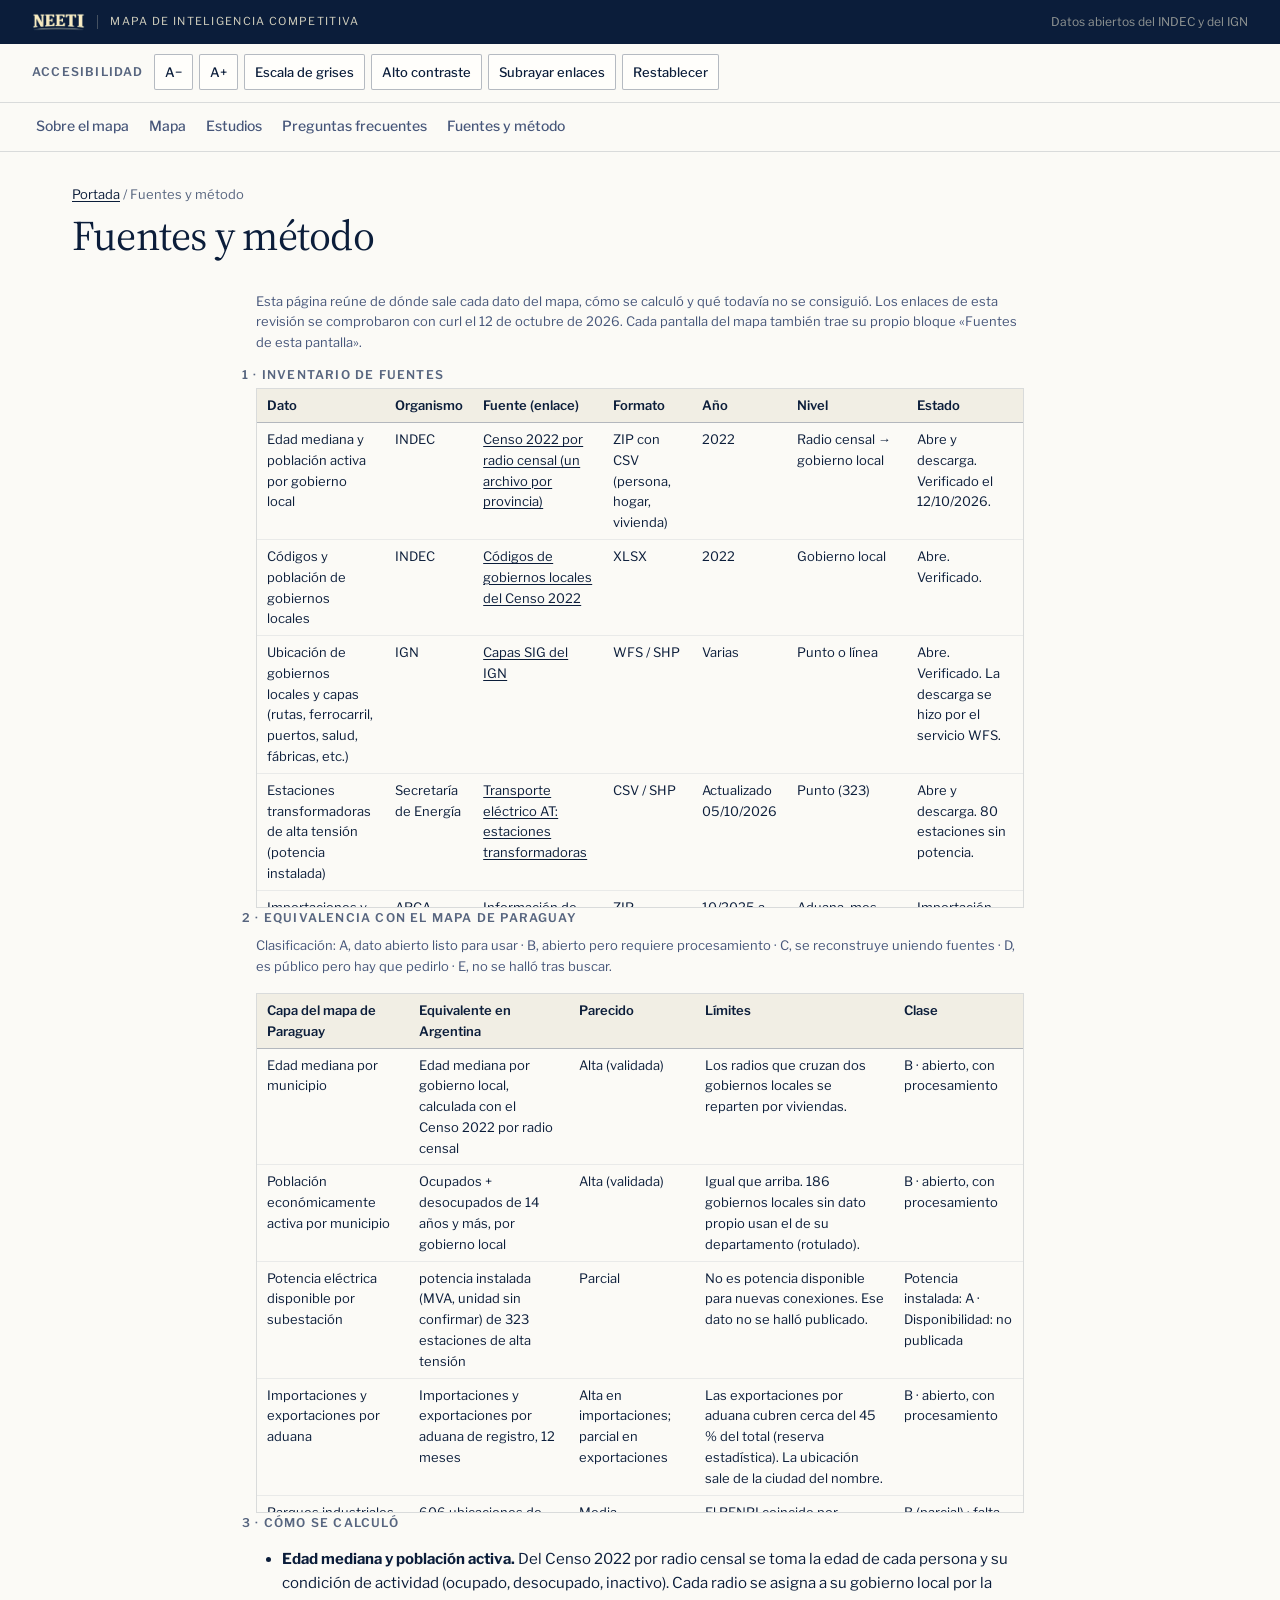
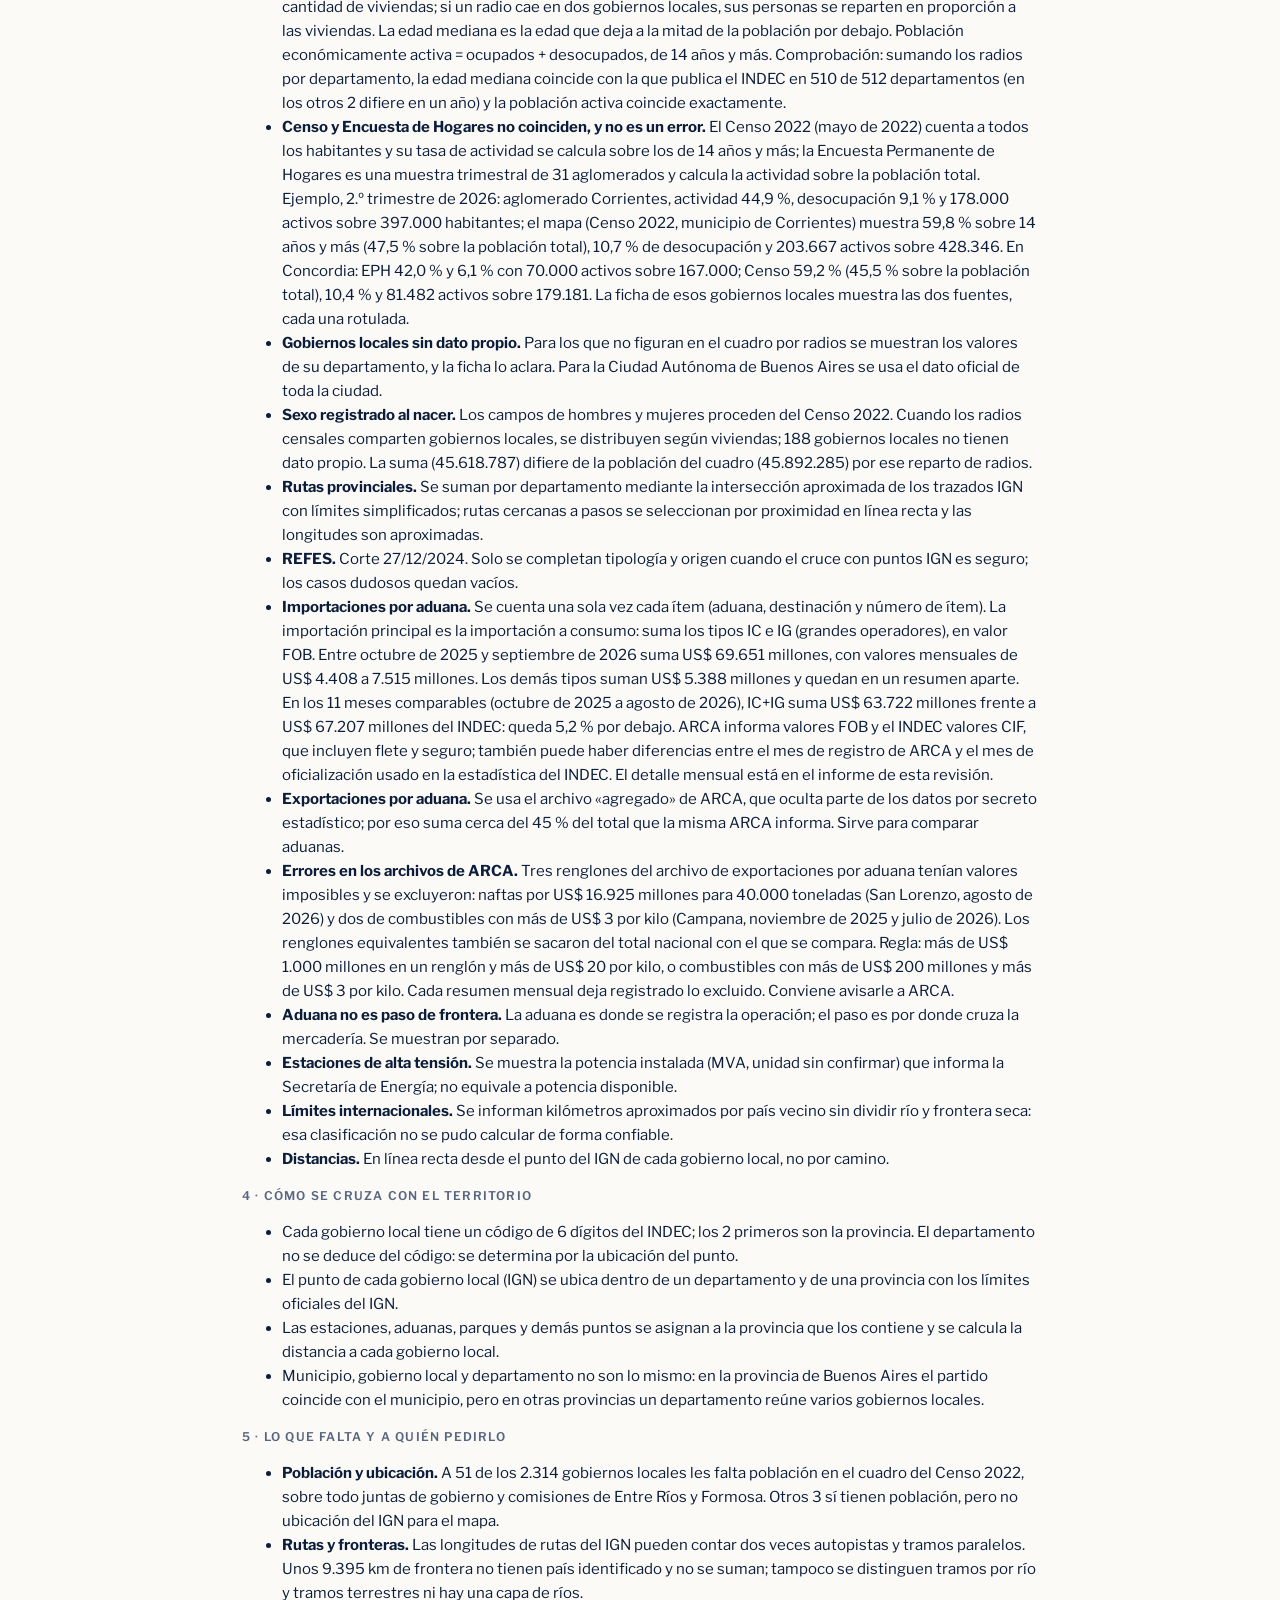
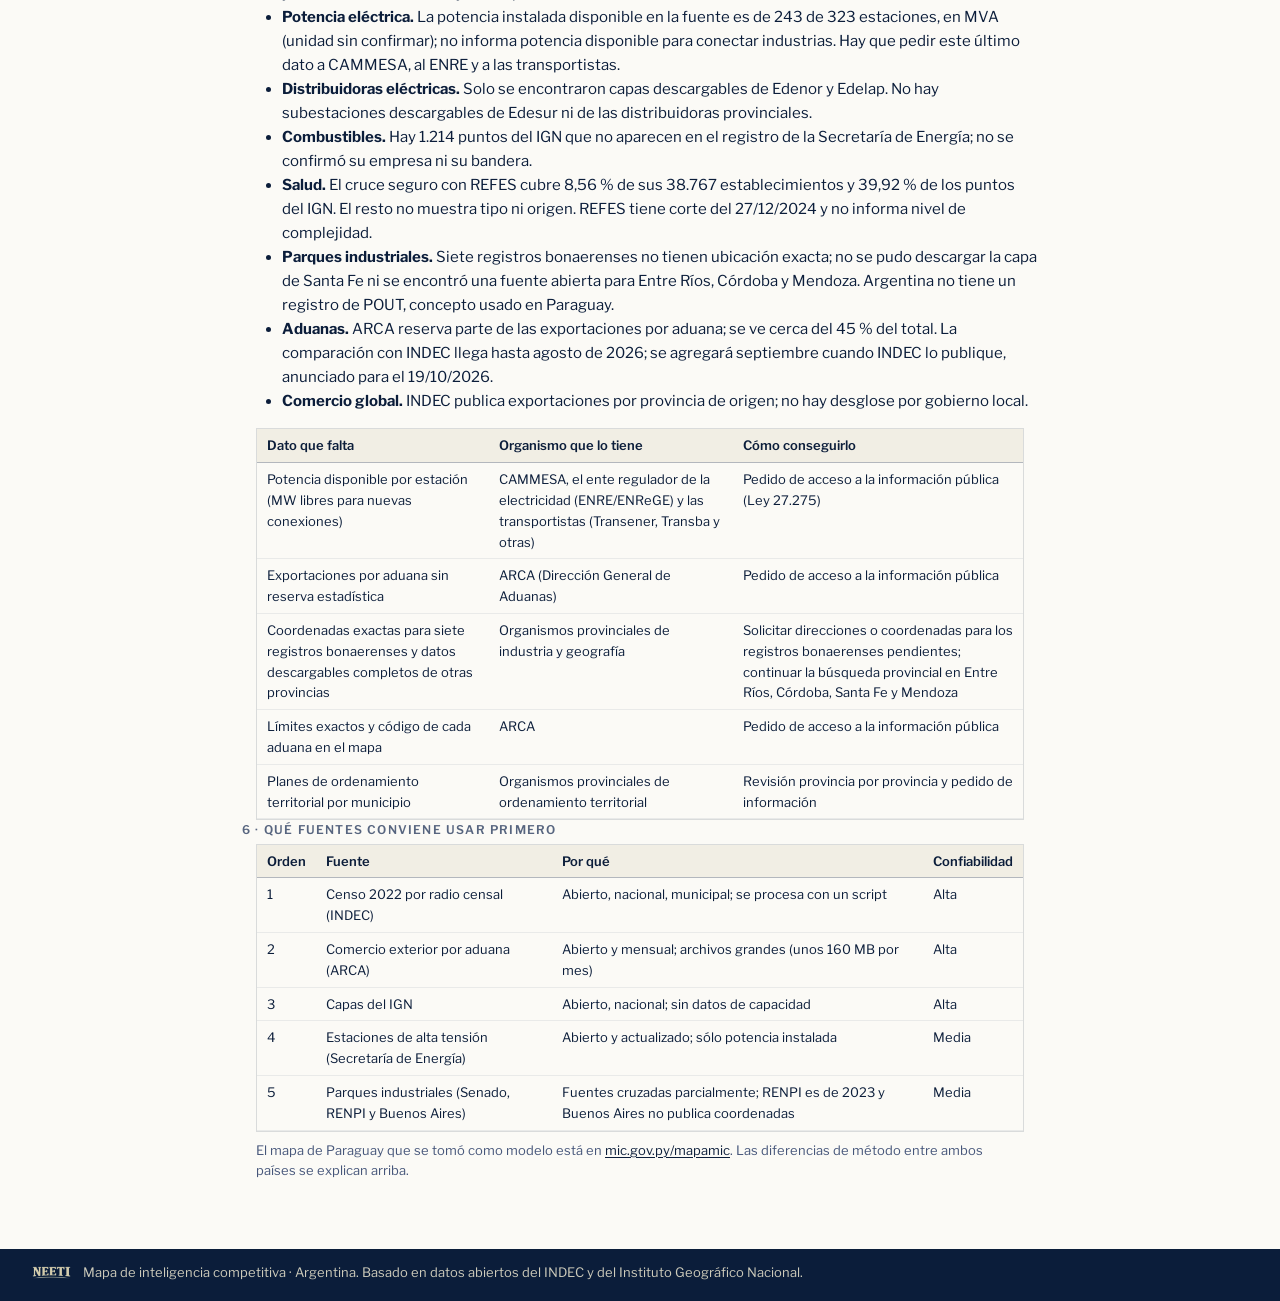
<file: docs/fuentes.html>
<!doctype html>
<html lang="es">
<head>
<meta charset="utf-8">
<meta name="viewport" content="width=device-width, initial-scale=1, viewport-fit=cover">
<title>Fuentes y método · Mapa de inteligencia competitiva</title>
<meta name="description" content="De dónde sale cada dato del mapa, cómo se calculó, qué se pudo verificar y qué falta.">
<meta name="theme-color" content="#0b1d3a">
<link rel="icon" type="image/png" href="assets/neeti-icono.png">
<link rel="apple-touch-icon" href="assets/neeti-icono.png">
<link rel="preconnect" href="https://fonts.googleapis.com">
<link rel="preconnect" href="https://fonts.gstatic.com" crossorigin>
<link href="https://fonts.googleapis.com/css2?family=Libre+Franklin:wght@400;500;600&family=Source+Serif+4:ital,opsz,wght@0,8..60,400;0,8..60,600;1,8..60,400&display=swap" rel="stylesheet">
<link rel="stylesheet" href="estilo.css?v=22">
</head>
<body>
<a class="saltar" href="#principal">Ir al contenido principal</a>

<header class="masthead">
  <img src="assets/neeti-logo.png" alt="NEETI" class="masthead-logo" width="53" height="18">
  <span class="masthead-titulo">Mapa de inteligencia competitiva</span>
  <span class="masthead-nota">Datos abiertos del INDEC y del IGN</span>
</header>

<div class="herramientas" role="toolbar" aria-label="Accesibilidad">
  <div class="acc" id="acc">
    <span class="rotulo">Accesibilidad</span>
    <button type="button" class="boton chico" data-acc="menos" aria-label="Disminuir el tamaño del texto">A−</button>
    <button type="button" class="boton chico" data-acc="mas" aria-label="Aumentar el tamaño del texto">A+</button>
    <button type="button" class="boton chico" data-acc="gris" aria-pressed="false">Escala de grises</button>
    <button type="button" class="boton chico" data-acc="contraste" aria-pressed="false">Alto contraste</button>
    <button type="button" class="boton chico" data-acc="subrayar" aria-pressed="false">Subrayar enlaces</button>
    <button type="button" class="boton chico" data-acc="reset">Restablecer</button>
  </div>
</div>

<nav class="menu" aria-label="Secciones del sitio">
  <a href="index.html#sobre">Sobre el mapa</a>
  <a href="index.html#mapa-seccion">Mapa</a>
  <a href="index.html#estudios">Estudios</a>
  <a href="preguntas.html">Preguntas frecuentes</a>
  <a href="fuentes.html" aria-current="page">Fuentes y método</a>
  <a href="index.html#contacto" id="menuContacto" hidden>Contacto</a>
</nav>

<main id="principal">
  <section class="portada">
    <p class="migas"><a href="index.html">Portada</a> <span aria-hidden="true">/</span> Fuentes y método</p>
    <h1 class="titulo">Fuentes y método</h1>
  </section>
  <section class="faq">
    <p class="nota">Esta página reúne de dónde sale cada dato del mapa, cómo se calculó y qué todavía no se consiguió. Los enlaces de esta revisión se comprobaron con curl el 12 de octubre de 2026. Cada pantalla del mapa también trae su propio bloque «Fuentes de esta pantalla».</p>

    <h2 class="rotulo">1 · Inventario de fuentes</h2>
    <div class='tabla-caja'><table class='tabla'><thead><tr><th scope='col'>Dato</th><th scope='col'>Organismo</th><th scope='col'>Fuente (enlace)</th><th scope='col'>Formato</th><th scope='col'>Año</th><th scope='col'>Nivel</th><th scope='col'>Estado</th></tr></thead><tbody><tr><td>Edad mediana y población activa por gobierno local</td><td>INDEC</td><td><a href="https://datos.gob.ar/dataset/censo-nacional-de-poblacion-hogares-y-viviendas-2022" target="_blank" rel="noopener noreferrer">Censo 2022 por radio censal (un archivo por provincia)</a></td><td>ZIP con CSV (persona, hogar, vivienda)</td><td>2022</td><td>Radio censal → gobierno local</td><td>Abre y descarga. Verificado el 12/10/2026.</td></tr><tr><td>Códigos y población de gobiernos locales</td><td>INDEC</td><td><a href="https://www.indec.gob.ar/ftp/cuadros/geoestadistica/c2022_codigos_gobiernos_locales.xlsx" target="_blank" rel="noopener noreferrer">Códigos de gobiernos locales del Censo 2022</a></td><td>XLSX</td><td>2022</td><td>Gobierno local</td><td>Abre. Verificado.</td></tr><tr><td>Ubicación de gobiernos locales y capas (rutas, ferrocarril, puertos, salud, fábricas, etc.)</td><td>IGN</td><td><a href="https://www.ign.gob.ar/NuestrasActividades/InformacionGeoespacial/CapasSIG" target="_blank" rel="noopener noreferrer">Capas SIG del IGN</a></td><td>WFS / SHP</td><td>Varias</td><td>Punto o línea</td><td>Abre. Verificado. La descarga se hizo por el servicio WFS.</td></tr><tr><td>Estaciones transformadoras de alta tensión (potencia instalada)</td><td>Secretaría de Energía</td><td><a href="https://datos.gob.ar/dataset/transporte-electrico-at-estaciones-transformadoras" target="_blank" rel="noopener noreferrer">Transporte eléctrico AT: estaciones transformadoras</a></td><td>CSV / SHP</td><td>Actualizado 05/10/2026</td><td>Punto (323)</td><td>Abre y descarga. 80 estaciones sin potencia.</td></tr><tr><td>Importaciones y exportaciones por aduana</td><td>ARCA</td><td><a href="https://www.arca.gob.ar/operadoresComercioExterior/informacionAgregada/informacion-agregada.asp" target="_blank" rel="noopener noreferrer">Información de comercio exterior</a></td><td>ZIP mensual con archivos .lst</td><td>10/2025 a 09/2026</td><td>Aduana, mes, producto, país</td><td>Importación principal: a consumo, tipos IC + IG; valor FOB. En 12 meses: US$ 69.651 millones; otros tipos: US$ 5.388 millones. Exportaciones de ARCA: dato parcial por reserva estadística.</td></tr><tr><td>Manual de lectura de los archivos de ARCA</td><td>ARCA</td><td><a href="https://www.arca.gob.ar/operadoresComercioExterior/documentos/Procedimiento-descarga-y-lectura-archivos-de-ComExAFIP-2018.pdf" target="_blank" rel="noopener noreferrer">Procedimiento de descarga y lectura</a></td><td>PDF</td><td>2018</td><td>—</td><td>Abre. Es de 2018: el formato se comprobó leyendo los archivos.</td></tr><tr><td>Códigos de aduanas y de países</td><td>ARCA</td><td><a href="https://www.arca.gob.ar/Aplicativos/oProgramasAduaneros/prestadores/rg1452.zip" target="_blank" rel="noopener noreferrer">Anexo de la RG 1452</a></td><td>ZIP</td><td>Vigente</td><td>73 aduanas y zonas francas</td><td>Abre y descarga.</td></tr><tr><td>Exportaciones por provincia</td><td>INDEC</td><td><a href="https://www.indec.gob.ar/uploads/informesdeprensa/opex_03_26929F77A2CA.pdf" target="_blank" rel="noopener noreferrer">Origen provincial de las exportaciones</a></td><td>PDF y planilla</td><td>1.er semestre 2025</td><td>Provincia</td><td>Abre. Verificado.</td></tr><tr><td>Registro Nacional de Parques Industriales (RENPI)</td><td>Secretaría de Industria y Comercio</td><td><a href="https://datos.gob.ar/dataset/registro-nacional-de-parques-industriales-renpi" target="_blank" rel="noopener noreferrer">Ficha en datos.gob.ar</a></td><td>ODS</td><td>Agosto de 2023</td><td>Nombre y provincia, sin coordenadas</td><td>Abre. Planilla desactualizada.</td></tr><tr><td>Parques industriales y zonas francas con ubicación</td><td>Comisión de Industria y Comercio del Senado</td><td>Mapa de Parques Industriales de la Argentina (copia KML local; sin enlace oficial directo estable verificado)</td><td>KML</td><td>24/06/2024</td><td>Punto (606 parques y 13 zonas francas)</td><td>Base de ubicaciones; se conserva su procedencia en la capa.</td></tr><tr><td>Agrupamientos industriales aprobados</td><td>Provincia de Buenos Aires</td><td><a href="https://catalogo.datos.gba.gob.ar/dataset/348dddc1-9578-4fad-9349-6b8bb72630dc/resource/0945236f-6aea-4ff3-8899-41c347c2b0f9/download/agrupamientos-industriales-aprobados-por-decreto-2026.csv" target="_blank" rel="noopener noreferrer">CSV del catálogo provincial</a></td><td>CSV</td><td>2026</td><td>Nombre y municipio</td><td>Abre y descarga. No contiene coordenadas ni dirección exacta; 78 coincidencias por nombre.</td></tr><tr><td>Parques y áreas industriales</td><td>Provincia de Santa Fe · IDESF</td><td><a href="https://aswe.santafe.gov.ar/idesf/wms?service=WMS&amp;request=GetCapabilities" target="_blank" rel="noopener noreferrer">Servicio cartográfico WMS (capacidades)</a></td><td>WMS</td><td>Sin fecha indicada</td><td>Capa geográfica provincial</td><td>El servicio responde y publica la capa “Parques y Áreas Industriales”; descarga directa de los objetos no confirmada.</td></tr><tr><td>Agrupamientos industriales aprobados</td><td>Provincia de Buenos Aires</td><td><a href="https://catalogo.datos.gba.gob.ar/dataset/348dddc1-9578-4fad-9349-6b8bb72630dc/resource/0945236f-6aea-4ff3-8899-41c347c2b0f9/download/agrupamientos-industriales-aprobados-por-decreto-2026.csv" target="_blank" rel="noopener noreferrer">CSV del catálogo provincial</a></td><td>CSV</td><td>2026</td><td>Nombre y municipio</td><td>Abre y descarga. Sin coordenadas ni dirección exacta; 78 coincidencias.</td></tr><tr><td>Parques y áreas industriales</td><td>Provincia de Santa Fe · IDESF</td><td><a href="https://aswe.santafe.gov.ar/idesf/wms?service=WMS&amp;request=GetCapabilities" target="_blank" rel="noopener noreferrer">Servicio cartográfico WMS (capacidades)</a></td><td>WMS</td><td>No indicada</td><td>Capa geográfica provincial</td><td>El servicio responde y publica la capa; no se confirmó la descarga de los objetos.</td></tr><tr><td>Comparación con la Encuesta Permanente de Hogares (31 aglomerados)</td><td>INDEC</td><td><a href="https://www.indec.gob.ar/uploads/informesdeprensa/mercado_trabajo_eph_2trim26433FCBC5A8.pdf" target="_blank" rel="noopener noreferrer">Mercado de trabajo. Tasas e indicadores socioeconómicos (EPH), 2.º trimestre de 2026</a></td><td>PDF</td><td>2.º trim. 2026</td><td>Aglomerado urbano (muestra)</td><td>Abre. Se usan los cuadros 3.2 y 3.3.</td></tr><tr><td>Sexo del Censo por departamento y gobierno local</td><td>INDEC</td><td><a href="https://www.indec.gob.ar/indec/web/Nivel4-Tema-2-41-165" target="_blank" rel="noopener noreferrer">Censo Nacional 2022 y radios censales</a></td><td>CSV por radio censal</td><td>2022</td><td>Departamento / gobierno local</td><td>Los radios compartidos se reparten por viviendas. 188 gobiernos locales no tienen dato propio; se muestran sin dato.</td></tr>
<tr><td>Red vial provincial</td><td>IGN</td><td><a href="https://wms.ign.gob.ar/geoserver/ows" target="_blank" rel="noopener noreferrer">Servicio WFS del IGN</a></td><td>GeoJSON</td><td>Consulta 2026</td><td>Tramo vial</td><td>12.928 tramos; longitud departamental aproximada sobre límites simplificados.</td></tr>
<tr><td>Límites internacionales por país vecino</td><td>IGN</td><td><a href="https://wms.ign.gob.ar/geoserver/ows" target="_blank" rel="noopener noreferrer">Servicio WFS del IGN</a></td><td>WFS / líneas</td><td>Consulta 2026</td><td>País vecino</td><td>Longitudes aproximadas. No se separan límites fluviales y terrestres porque la clasificación no es confiable.</td></tr>
<tr><td>Combustibles: empresas y banderas de estaciones</td><td>Secretaría de Energía</td><td><a href="http://datos.energia.gob.ar/dataset/1c181390-5045-475e-94dc-410429be4b17/resource/80ac25de-a44a-4445-9215-090cf55cfda5/download/precios-en-surtidor-resolucin-3142016.csv" target="_blank" rel="noopener noreferrer">Precios en surtidor</a></td><td>CSV</td><td>2026</td><td>Estación de servicio</td><td>4.607 bocas de Energía y 1.214 puntos IGN sin boca de Energía a menos de 300 m.</td></tr>
<tr><td>Subestaciones Edenor</td><td>Secretaría de Energía</td><td><a href="http://datos.energia.gob.ar/dataset/70f994f6-fde6-4e09-b3a4-72f5f7145181/resource/5ca0accc-cb87-4e4c-83f2-e8b8421b0f15/download/distribucin-elctrica-edenor-at-subestaciones.csv" target="_blank" rel="noopener noreferrer">Inventario de subestaciones Edenor</a></td><td>CSV</td><td>2026</td><td>363 puntos</td><td>Inventario de la empresa y su zona; no reemplaza la capa nacional.</td></tr>
<tr><td>Subestaciones Edelap</td><td>Secretaría de Energía</td><td><a href="http://datos.energia.gob.ar/dataset/2e0fe150-8cf4-4707-927d-94bfaf95bb53/resource/33fa6520-f489-4edc-a785-934e0dc385b1/download/distribucin-elctrica-edelap-at-mt-subestaciones-transformadoras.csv" target="_blank" rel="noopener noreferrer">Inventario de subestaciones Edelap</a></td><td>CSV</td><td>2026</td><td>6 puntos</td><td>Inventario de la empresa y su zona; no reemplaza la capa nacional. Edesur no tiene subestaciones descargables.</td></tr>
<tr><td>Tipología y origen de establecimientos de salud</td><td>Ministerio de Salud</td><td><a href="https://datos.salud.gob.ar/dataset/336cf4d9-447a-44c4-8e34-0ba1fc293d55/resource/5d5710df-cf3f-4d91-b9c5-aecab1e06018/download/establecimientos-asistenciales-asentados-registro-federal-refes-20241227.xlsx" target="_blank" rel="noopener noreferrer">Registro Federal de Establecimientos de Salud (REFES)</a></td><td>XLSX</td><td>Corte 27/12/2024</td><td>Establecimiento</td><td>3.318 cruces seguros (8,56 % de REFES y 39,92 % de puntos IGN); los dudosos quedaron sin completar.</td></tr>
<tr><td>Comercio exterior por aduana e importación a consumo (IC + IG)</td><td>ARCA e INDEC</td><td><a href="https://www.arca.gob.ar/operadoresComercioExterior/informacionAgregada/informacion-agregada.asp" target="_blank" rel="noopener noreferrer">ARCA · archivos mensuales</a> · <a href="https://www.indec.gob.ar/indec/web/Nivel3-Tema-3-2" target="_blank" rel="noopener noreferrer">INDEC · comercio exterior</a></td><td>Archivos mensuales / informes</td><td>10/2025–09/2026</td><td>Aduana / país / producto</td><td>IC + IG suma 5,2 % menos que el INDEC en los 11 meses comparables. ARCA informa FOB; INDEC, CIF.</td></tr></tbody></table></div>

    <h2 class="rotulo">2 · Equivalencia con el mapa de Paraguay</h2>
    <p class="nota">Clasificación: A, dato abierto listo para usar · B, abierto pero requiere procesamiento · C, se reconstruye uniendo fuentes · D, es público pero hay que pedirlo · E, no se halló tras buscar.</p>
    <div class='tabla-caja'><table class='tabla'><thead><tr><th scope='col'>Capa del mapa de Paraguay</th><th scope='col'>Equivalente en Argentina</th><th scope='col'>Parecido</th><th scope='col'>Límites</th><th scope='col'>Clase</th></tr></thead><tbody><tr><td>Edad mediana por municipio</td><td>Edad mediana por gobierno local, calculada con el Censo 2022 por radio censal</td><td>Alta (validada)</td><td>Los radios que cruzan dos gobiernos locales se reparten por viviendas.</td><td>B · abierto, con procesamiento</td></tr><tr><td>Población económicamente activa por municipio</td><td>Ocupados + desocupados de 14 años y más, por gobierno local</td><td>Alta (validada)</td><td>Igual que arriba. 186 gobiernos locales sin dato propio usan el de su departamento (rotulado).</td><td>B · abierto, con procesamiento</td></tr><tr><td>Potencia eléctrica disponible por subestación</td><td>potencia instalada (MVA, unidad sin confirmar) de 323 estaciones de alta tensión</td><td>Parcial</td><td>No es potencia disponible para nuevas conexiones. Ese dato no se halló publicado.</td><td>Potencia instalada: A · Disponibilidad: no publicada</td></tr><tr><td>Importaciones y exportaciones por aduana</td><td>Importaciones y exportaciones por aduana de registro, 12 meses</td><td>Alta en importaciones; parcial en exportaciones</td><td>Las exportaciones por aduana cubren cerca del 45 % del total (reserva estadística). La ubicación sale de la ciudad del nombre.</td><td>B · abierto, con procesamiento</td></tr><tr><td>Parques industriales</td><td>606 ubicaciones de parques y áreas industriales y 13 zonas francas; 234 coincidencias con RENPI y 78 con el registro bonaerense</td><td>Media</td><td>El RENPI coincide por nombre y provincia en 234 casos. Buenos Aires coincide en 78 casos. Siete registros bonaerenses no se pueden ubicar porque sólo informan municipio; faltan registros descargables de otras provincias.</td><td>B (parcial) · falta unificar</td></tr><tr><td>Plan de ordenamiento urbano y territorial (POUT, concepto de Paraguay)</td><td>Sin equivalente nacional</td><td>Nula</td><td>No se halló un registro abierto nacional.</td><td>E · no localizado</td></tr></tbody></table></div>

    <h2 class="rotulo">3 · Cómo se calculó</h2>
    <ul>
      <li><strong>Edad mediana y población activa.</strong> Del Censo 2022 por radio censal se toma la edad de cada persona y su condición de actividad (ocupado, desocupado, inactivo). Cada radio se asigna a su gobierno local por la cantidad de viviendas; si un radio cae en dos gobiernos locales, sus personas se reparten en proporción a las viviendas. La edad mediana es la edad que deja a la mitad de la población por debajo. Población económicamente activa = ocupados + desocupados, de 14 años y más. Comprobación: sumando los radios por departamento, la edad mediana coincide con la que publica el INDEC en 510 de 512 departamentos (en los otros 2 difiere en un año) y la población activa coincide exactamente.</li>
      <li><strong>Censo y Encuesta de Hogares no coinciden, y no es un error.</strong> El Censo 2022 (mayo de 2022) cuenta a todos los habitantes y su tasa de actividad se calcula sobre los de 14 años y más; la Encuesta Permanente de Hogares es una muestra trimestral de 31 aglomerados y calcula la actividad sobre la población total. Ejemplo, 2.º trimestre de 2026: aglomerado Corrientes, actividad 44,9 %, desocupación 9,1 % y 178.000 activos sobre 397.000 habitantes; el mapa (Censo 2022, municipio de Corrientes) muestra 59,8 % sobre 14 años y más (47,5 % sobre la población total), 10,7 % de desocupación y 203.667 activos sobre 428.346. En Concordia: EPH 42,0 % y 6,1 % con 70.000 activos sobre 167.000; Censo 59,2 % (45,5 % sobre la población total), 10,4 % y 81.482 activos sobre 179.181. La ficha de esos gobiernos locales muestra las dos fuentes, cada una rotulada.</li>
      <li><strong>Gobiernos locales sin dato propio.</strong> Para los que no figuran en el cuadro por radios se muestran los valores de su departamento, y la ficha lo aclara. Para la Ciudad Autónoma de Buenos Aires se usa el dato oficial de toda la ciudad.</li>
      <li><strong>Sexo registrado al nacer.</strong> Los campos de hombres y mujeres proceden del Censo 2022. Cuando los radios censales comparten gobiernos locales, se distribuyen según viviendas; 188 gobiernos locales no tienen dato propio. La suma (45.618.787) difiere de la población del cuadro (45.892.285) por ese reparto de radios.</li>
      <li><strong>Rutas provinciales.</strong> Se suman por departamento mediante la intersección aproximada de los trazados IGN con límites simplificados; rutas cercanas a pasos se seleccionan por proximidad en línea recta y las longitudes son aproximadas.</li>
      <li><strong>REFES.</strong> Corte 27/12/2024. Solo se completan tipología y origen cuando el cruce con puntos IGN es seguro; los casos dudosos quedan vacíos.</li>
      <li><strong>Importaciones por aduana.</strong> Se cuenta una sola vez cada ítem (aduana, destinación y número de ítem). La importación principal es la importación a consumo: suma los tipos IC e IG (grandes operadores), en valor FOB. Entre octubre de 2025 y septiembre de 2026 suma US$ 69.651 millones, con valores mensuales de US$ 4.408 a 7.515 millones. Los demás tipos suman US$ 5.388 millones y quedan en un resumen aparte. En los 11 meses comparables (octubre de 2025 a agosto de 2026), IC+IG suma US$ 63.722 millones frente a US$ 67.207 millones del INDEC: queda 5,2 % por debajo. ARCA informa valores FOB y el INDEC valores CIF, que incluyen flete y seguro; también puede haber diferencias entre el mes de registro de ARCA y el mes de oficialización usado en la estadística del INDEC. El detalle mensual está en el informe de esta revisión.</li>
      <li><strong>Exportaciones por aduana.</strong> Se usa el archivo «agregado» de ARCA, que oculta parte de los datos por secreto estadístico; por eso suma cerca del 45 % del total que la misma ARCA informa. Sirve para comparar aduanas.</li>
      <li><strong>Errores en los archivos de ARCA.</strong> Tres renglones del archivo de exportaciones por aduana tenían valores imposibles y se excluyeron: naftas por US$ 16.925 millones para 40.000 toneladas (San Lorenzo, agosto de 2026) y dos de combustibles con más de US$ 3 por kilo (Campana, noviembre de 2025 y julio de 2026). Los renglones equivalentes también se sacaron del total nacional con el que se compara. Regla: más de US$ 1.000 millones en un renglón y más de US$ 20 por kilo, o combustibles con más de US$ 200 millones y más de US$ 3 por kilo. Cada resumen mensual deja registrado lo excluido. Conviene avisarle a ARCA.</li>
      <li><strong>Aduana no es paso de frontera.</strong> La aduana es donde se registra la operación; el paso es por donde cruza la mercadería. Se muestran por separado.</li>
      <li><strong>Estaciones de alta tensión.</strong> Se muestra la potencia instalada (MVA, unidad sin confirmar) que informa la Secretaría de Energía; no equivale a potencia disponible.</li>
      <li><strong>Límites internacionales.</strong> Se informan kilómetros aproximados por país vecino sin dividir río y frontera seca: esa clasificación no se pudo calcular de forma confiable.</li>
      <li><strong>Distancias.</strong> En línea recta desde el punto del IGN de cada gobierno local, no por camino.</li>
    </ul>

    <h2 class="rotulo">4 · Cómo se cruza con el territorio</h2>
    <ul>
      <li>Cada gobierno local tiene un código de 6 dígitos del INDEC; los 2 primeros son la provincia. El departamento no se deduce del código: se determina por la ubicación del punto.</li>
      <li>El punto de cada gobierno local (IGN) se ubica dentro de un departamento y de una provincia con los límites oficiales del IGN.</li>
      <li>Las estaciones, aduanas, parques y demás puntos se asignan a la provincia que los contiene y se calcula la distancia a cada gobierno local.</li>
      <li>Municipio, gobierno local y departamento no son lo mismo: en la provincia de Buenos Aires el partido coincide con el municipio, pero en otras provincias un departamento reúne varios gobiernos locales.</li>
    </ul>

    <h2 class="rotulo">5 · Lo que falta y a quién pedirlo</h2>
    <ul>
      <li><strong>Población y ubicación.</strong> A 51 de los 2.314 gobiernos locales les falta población en el cuadro del Censo 2022, sobre todo juntas de gobierno y comisiones de Entre Ríos y Formosa. Otros 3 sí tienen población, pero no ubicación del IGN para el mapa.</li>
      <li><strong>Rutas y fronteras.</strong> Las longitudes de rutas del IGN pueden contar dos veces autopistas y tramos paralelos. Unos 9.395 km de frontera no tienen país identificado y no se suman; tampoco se distinguen tramos por río y tramos terrestres ni hay una capa de ríos.</li>
      <li><strong>Potencia eléctrica.</strong> La potencia instalada disponible en la fuente es de 243 de 323 estaciones, en MVA (unidad sin confirmar); no informa potencia disponible para conectar industrias. Hay que pedir este último dato a CAMMESA, al ENRE y a las transportistas.</li>
      <li><strong>Distribuidoras eléctricas.</strong> Solo se encontraron capas descargables de Edenor y Edelap. No hay subestaciones descargables de Edesur ni de las distribuidoras provinciales.</li>
      <li><strong>Combustibles.</strong> Hay 1.214 puntos del IGN que no aparecen en el registro de la Secretaría de Energía; no se confirmó su empresa ni su bandera.</li>
      <li><strong>Salud.</strong> El cruce seguro con REFES cubre 8,56 % de sus 38.767 establecimientos y 39,92 % de los puntos del IGN. El resto no muestra tipo ni origen. REFES tiene corte del 27/12/2024 y no informa nivel de complejidad.</li>
      <li><strong>Parques industriales.</strong> Siete registros bonaerenses no tienen ubicación exacta; no se pudo descargar la capa de Santa Fe ni se encontró una fuente abierta para Entre Ríos, Córdoba y Mendoza. Argentina no tiene un registro de POUT, concepto usado en Paraguay.</li>
      <li><strong>Aduanas.</strong> ARCA reserva parte de las exportaciones por aduana; se ve cerca del 45 % del total. La comparación con INDEC llega hasta agosto de 2026; se agregará septiembre cuando INDEC lo publique, anunciado para el 19/10/2026.</li>
      <li><strong>Comercio global.</strong> INDEC publica exportaciones por provincia de origen; no hay desglose por gobierno local.</li>
    </ul>
    <div class='tabla-caja'><table class='tabla'><thead><tr><th scope='col'>Dato que falta</th><th scope='col'>Organismo que lo tiene</th><th scope='col'>Cómo conseguirlo</th></tr></thead><tbody><tr><td>Potencia disponible por estación (MW libres para nuevas conexiones)</td><td>CAMMESA, el ente regulador de la electricidad (ENRE/ENReGE) y las transportistas (Transener, Transba y otras)</td><td>Pedido de acceso a la información pública (Ley 27.275)</td></tr><tr><td>Exportaciones por aduana sin reserva estadística</td><td>ARCA (Dirección General de Aduanas)</td><td>Pedido de acceso a la información pública</td></tr><tr><td>Coordenadas exactas para siete registros bonaerenses y datos descargables completos de otras provincias</td><td>Organismos provinciales de industria y geografía</td><td>Solicitar direcciones o coordenadas para los registros bonaerenses pendientes; continuar la búsqueda provincial en Entre Ríos, Córdoba, Santa Fe y Mendoza</td></tr><tr><td>Límites exactos y código de cada aduana en el mapa</td><td>ARCA</td><td>Pedido de acceso a la información pública</td></tr><tr><td>Planes de ordenamiento territorial por municipio</td><td>Organismos provinciales de ordenamiento territorial</td><td>Revisión provincia por provincia y pedido de información</td></tr></tbody></table></div>

    <h2 class="rotulo">6 · Qué fuentes conviene usar primero</h2>
    <div class='tabla-caja'><table class='tabla'><thead><tr><th scope='col'>Orden</th><th scope='col'>Fuente</th><th scope='col'>Por qué</th><th scope='col'>Confiabilidad</th></tr></thead><tbody><tr><td>1</td><td>Censo 2022 por radio censal (INDEC)</td><td>Abierto, nacional, municipal; se procesa con un script</td><td>Alta</td></tr><tr><td>2</td><td>Comercio exterior por aduana (ARCA)</td><td>Abierto y mensual; archivos grandes (unos 160 MB por mes)</td><td>Alta</td></tr><tr><td>3</td><td>Capas del IGN</td><td>Abierto, nacional; sin datos de capacidad</td><td>Alta</td></tr><tr><td>4</td><td>Estaciones de alta tensión (Secretaría de Energía)</td><td>Abierto y actualizado; sólo potencia instalada</td><td>Media</td></tr><tr><td>5</td><td>Parques industriales (Senado, RENPI y Buenos Aires)</td><td>Fuentes cruzadas parcialmente; RENPI es de 2023 y Buenos Aires no publica coordenadas</td><td>Media</td></tr></tbody></table></div>
    <p class="nota">El mapa de Paraguay que se tomó como modelo está en <a href="https://www.mic.gov.py/mapamic/" target="_blank" rel="noopener noreferrer">mic.gov.py/mapamic</a>. Las diferencias de método entre ambos países se explican arriba.</p>
  </section>
</main>
<footer class="pie">
  <img src="assets/neeti-logo.png" alt="NEETI" class="pie-logo" width="39" height="13">
  <div class="pie-texto">
    <p>Mapa de inteligencia competitiva · Argentina. Basado en datos abiertos del INDEC y del Instituto Geográfico Nacional.</p>
  </div>
</footer>

<script src="config.js"></script>
<script src="comun.js"></script>
</body>
</html>
</file>
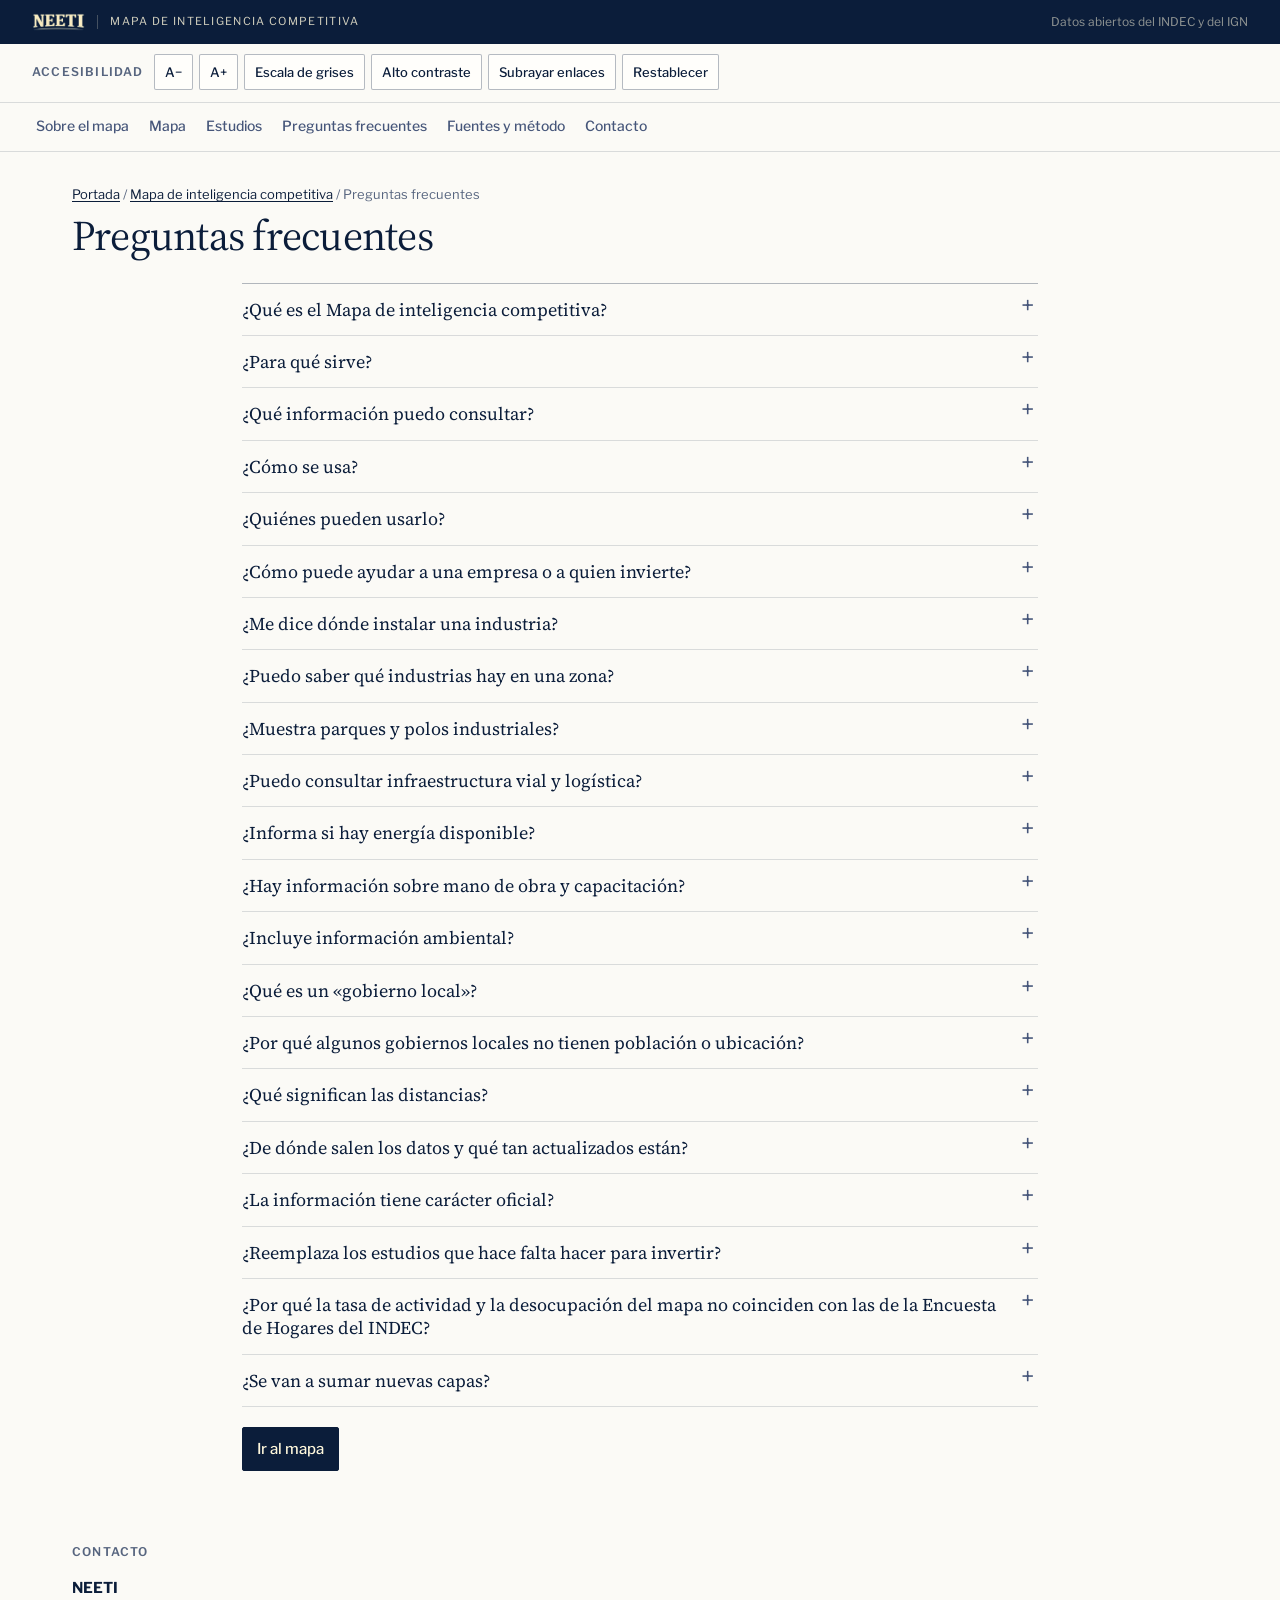
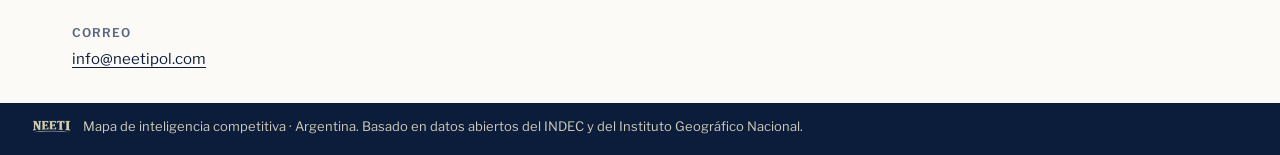
<file: docs/preguntas.html>
<!doctype html>
<html lang="es">
<head>
<meta charset="utf-8">
<meta name="viewport" content="width=device-width, initial-scale=1, viewport-fit=cover">
<title>Preguntas frecuentes · Mapa de inteligencia competitiva</title>
<meta name="description" content="Respuestas sobre qué es el Mapa de inteligencia competitiva de la Argentina, qué datos tiene y cómo usarlo.">
<meta name="theme-color" content="#0b1d3a">
<link rel="icon" type="image/png" href="assets/neeti-icono.png">
<link rel="apple-touch-icon" href="assets/neeti-icono.png">
<link rel="preconnect" href="https://fonts.googleapis.com">
<link rel="preconnect" href="https://fonts.gstatic.com" crossorigin>
<link href="https://fonts.googleapis.com/css2?family=Libre+Franklin:wght@400;500;600&family=Source+Serif+4:ital,opsz,wght@0,8..60,400;0,8..60,600;1,8..60,400&display=swap" rel="stylesheet">
<link rel="stylesheet" href="estilo.css?v=10">
</head>
<body>
<a class="saltar" href="#principal">Ir al contenido principal</a>

<header class="masthead">
  <img src="assets/neeti-logo.png" alt="NEETI" class="masthead-logo" width="53" height="18">
  <span class="masthead-titulo">Mapa de inteligencia competitiva</span>
  <span class="masthead-nota">Datos abiertos del INDEC y del IGN</span>
</header>

<div class="herramientas" role="toolbar" aria-label="Accesibilidad">
  <div class="acc" id="acc">
    <span class="rotulo">Accesibilidad</span>
    <button type="button" class="boton chico" data-acc="menos" aria-label="Disminuir el tamaño del texto">A−</button>
    <button type="button" class="boton chico" data-acc="mas" aria-label="Aumentar el tamaño del texto">A+</button>
    <button type="button" class="boton chico" data-acc="gris" aria-pressed="false">Escala de grises</button>
    <button type="button" class="boton chico" data-acc="contraste" aria-pressed="false">Alto contraste</button>
    <button type="button" class="boton chico" data-acc="subrayar" aria-pressed="false">Subrayar enlaces</button>
    <button type="button" class="boton chico" data-acc="reset">Restablecer</button>
  </div>
</div>

<nav class="menu" aria-label="Secciones del sitio">
  <a href="index.html#sobre">Sobre el mapa</a>
  <a href="index.html#mapa-seccion">Mapa</a>
  <a href="index.html#estudios">Estudios</a>
  <a href="preguntas.html" aria-current="page">Preguntas frecuentes</a>
  <a href="fuentes.html">Fuentes y método</a>
  <a href="index.html#contacto" id="menuContacto" hidden>Contacto</a>
</nav>

<main id="principal">
  <section class="portada">
    <p class="migas"><a href="index.html">Portada</a> <span aria-hidden="true">/</span> <a href="index.html">Mapa de inteligencia competitiva</a> <span aria-hidden="true">/</span> Preguntas frecuentes</p>
    <h1 class="titulo">Preguntas frecuentes</h1>
  </section>

  <section class="faq" aria-label="Preguntas y respuestas">

    <details>
      <summary>¿Qué es el Mapa de inteligencia competitiva?</summary>
      <div class="respuesta">
        <p>Es una herramienta que reúne y muestra sobre un mapa información pública de los 2.314 gobiernos locales de la Argentina: cuánta gente vive en cada uno, qué rutas, energía, servicios de salud, industrias y puertos tiene cerca, y cuánto exporta su provincia.</p>
        <p>Su objetivo es facilitar el análisis del territorio a quienes toman decisiones públicas o privadas.</p>
      </div>
    </details>

    <details>
      <summary>¿Para qué sirve?</summary>
      <div class="respuesta">
        <p>Permite consultar en un solo lugar datos que están repartidos en distintos organismos y comparar lugares entre sí. Se puede usar para detectar oportunidades de desarrollo productivo, evaluar posibles localizaciones, ver qué infraestructura falta en una zona y apoyar la planificación de políticas públicas.</p>
      </div>
    </details>

    <details>
      <summary>¿Qué información puedo consultar?</summary>
      <div class="respuesta">
        <ul>
          <li>población y viviendas de cada gobierno local (Censo 2022);</li>
          <li>rutas nacionales, ferrocarril, peajes y estaciones de pesaje;</li>
          <li>pasos de frontera y comercio exterior por aduana (importaciones y exportaciones de los últimos 12 meses);</li>
          <li>edad mediana y población económicamente activa de cada gobierno local;</li>
          <li>estaciones transformadoras de alta tensión, con su potencia instalada;</li>
          <li>parques industriales y zonas francas;</li>
          <li>centrales eléctricas, plantas transformadoras y líneas de transmisión;</li>
          <li>yacimientos de hidrocarburos, ductos, tanques de combustible y estaciones de servicio;</li>
          <li>establecimientos de salud;</li>
          <li>fábricas y universidades;</li>
          <li>puertos, aeropuertos y aeródromos;</li>
          <li>áreas protegidas;</li>
          <li>exportaciones por provincia, por rubro y por destino.</li>
        </ul>
        <p>Cada capa depende de la información que publican los organismos competentes.</p>
      </div>
    </details>

    <details>
      <summary>¿Cómo se usa?</summary>
      <div class="respuesta">
        <p>Se elige una de las secciones (pestañas A a I), se prenden o apagan las capas que interesan, se filtra por región, provincia, tipo o tamaño del gobierno local y se toca un círculo del mapa o un nombre de la lista para ver su ficha. También se puede buscar un gobierno local por su nombre desde el buscador de arriba.</p>
        <p>Combinar capas permite ver juntas variables productivas, logísticas, energéticas y sociales de una misma zona.</p>
      </div>
    </details>

    <details>
      <summary>¿Quiénes pueden usarlo?</summary>
      <div class="respuesta">
        <p>Empresas e inversores, organismos nacionales y provinciales, gobiernos locales, cámaras y organizaciones del desarrollo productivo, equipos de investigación y cualquier persona interesada en el territorio.</p>
      </div>
    </details>

    <details>
      <summary>¿Cómo puede ayudar a una empresa o a quien invierte?</summary>
      <div class="respuesta">
        <p>Permite una primera mirada de posibles localizaciones: cercanía a rutas, puertos, aeropuertos y pasos de frontera, presencia de redes eléctricas y de combustibles, servicios de salud y universidades en el entorno, y tamaño de la población.</p>
      </div>
    </details>

    <details>
      <summary>¿Me dice dónde instalar una industria?</summary>
      <div class="respuesta">
        <p>Ayuda a comparar territorios y aporta información útil, pero no elige el lugar. La decisión final necesita estudios específicos, confirmar la disponibilidad real de servicios, las condiciones del terreno, las exigencias regulatorias y las autorizaciones de los organismos competentes.</p>
      </div>
    </details>

    <details>
      <summary>¿Puedo saber qué industrias hay en una zona?</summary>
      <div class="respuesta">
        <p>La capa de fábricas muestra los establecimientos de fabricación y procesamiento que registra el Instituto Geográfico Nacional. Es un relevamiento cartográfico, no un registro de empresas, por lo que puede estar incompleto o desactualizado.</p>
      </div>
    </details>

    <details>
      <summary>¿Muestra parques y polos industriales?</summary>
      <div class="respuesta">
        <p>Sí, con límites. La pantalla F muestra 606 parques y áreas industriales y 13 zonas francas, según el mapa de la Comisión de Industria y Comercio del Senado (2024). Empresas instaladas y superficie figuran sólo en parte de los casos, y falta cruzarlos con el Registro Nacional de Parques Industriales y con los registros provinciales. Un parque industrial no es lo mismo que una fábrica.</p>
      </div>
    </details>

    <details>
      <summary>¿Puedo consultar infraestructura vial y logística?</summary>
      <div class="respuesta">
        <p>Sí: rutas nacionales, ferrocarril, peajes, estaciones de pesaje, puertos, aeropuertos y aeródromos. En la ficha de cada gobierno local se ve a qué distancia está de cada uno.</p>
      </div>
    </details>

    <details>
      <summary>¿Informa si hay energía disponible?</summary>
      <div class="respuesta">
        <p>Muestra dónde hay centrales, plantas transformadoras y líneas de transmisión, como referencia. La potencia disponible y la posibilidad real de conectarse deben confirmarse con la empresa o el organismo que corresponda.</p>
      </div>
    </details>

    <details>
      <summary>¿Hay información sobre mano de obra y capacitación?</summary>
      <div class="respuesta">
        <p>Sólo parcialmente: se ubican las universidades y se cuenta cuántas hay a menos de 30 km de cada gobierno local. Además, la pantalla A muestra la edad mediana y la población económicamente activa de cada gobierno local, calculadas con el Censo 2022 por radio censal. No incluye empleo registrado, que es otra cosa.</p>
      </div>
    </details>

    <details>
      <summary>¿Incluye información ambiental?</summary>
      <div class="respuesta">
        <p>Muestra los límites de las áreas protegidas como referencia. No reemplaza los estudios, permisos o evaluaciones ambientales que corresponda a cada proyecto.</p>
      </div>
    </details>

    <details>
      <summary>¿Qué es un «gobierno local»?</summary>
      <div class="respuesta">
        <p>Es el gobierno de un área territorial según el régimen que fija cada provincia: municipios, comunas, comisiones de fomento, comisiones municipales, juntas de gobierno y juntas vecinales. El INDEC los codifica en un listado único, y el mapa usa esa lista de 2.314 gobiernos locales.</p>
      </div>
    </details>

    <details>
      <summary>¿Por qué algunos gobiernos locales no tienen población o ubicación?</summary>
      <div class="respuesta">
        <p>Porque los datos vienen de dos fuentes que no siempre coinciden. Hay 51 gobiernos locales ubicados en el mapa (juntas de gobierno y comisiones, sobre todo de Entre Ríos y Formosa) que no figuran con población en el cuadro del Censo, y 3 con población pero sin ubicación en el mapa oficial. Además, una parte de la población vive fuera de todo gobierno local. El detalle está al pie de la portada.</p>
        <p>La Ciudad Autónoma de Buenos Aires aparece como un solo punto que suma sus 15 comunas.</p>
      </div>
    </details>

    <details>
      <summary>¿Qué significan las distancias?</summary>
      <div class="respuesta">
        <p>Son distancias en línea recta desde el punto que el Instituto Geográfico Nacional asigna a cada gobierno local hasta el elemento más cercano. No son distancias por camino ni tiempos de viaje.</p>
      </div>
    </details>

    <details>
      <summary>¿De dónde salen los datos y qué tan actualizados están?</summary>
      <div class="respuesta">
        <p>La población y las viviendas vienen del Censo 2022 del INDEC (cuadro actualizado el 3 de junio de 2026). Las exportaciones por provincia, del INDEC (primer semestre de 2025 y serie anual hasta 2024). La ubicación de los gobiernos locales y las capas de infraestructura, del Instituto Geográfico Nacional. La actualización depende de cada organismo.</p>
      </div>
    </details>

    <details>
      <summary>¿La información tiene carácter oficial?</summary>
      <div class="respuesta">
        <p>Los datos provienen de organismos oficiales, pero su presentación en el mapa tiene un fin informativo y analítico. Para trámites, autorizaciones o certificaciones hay que consultar al organismo competente.</p>
      </div>
    </details>

    <details>
      <summary>¿Reemplaza los estudios que hace falta hacer para invertir?</summary>
      <div class="respuesta">
        <p>No. Sirve para un análisis preliminar. Una decisión de inversión requiere después estudios técnicos, económicos, jurídicos, ambientales y logísticos según cada proyecto.</p>
      </div>
    </details>

    <details>
      <summary>¿Por qué la tasa de actividad y la desocupación del mapa no coinciden con las de la Encuesta de Hogares del INDEC?</summary>
      <div class="respuesta">
        <p>Porque son dos mediciones distintas, no un error de una de ellas. El mapa usa el <strong>Censo 2022</strong>; los números que se difunden cada trimestre salen de la <strong>Encuesta Permanente de Hogares (EPH)</strong>. Las diferencias son cuatro:</p>
        <ul>
          <li><strong>Fecha:</strong> el Censo es de mayo de 2022; la EPH que se cita hoy es del 2.º trimestre de 2026.</li>
          <li><strong>Cómo se mide:</strong> el Censo cuenta a todos los habitantes; la EPH es una muestra y tiene margen de error (en Concordia, por ejemplo, la desocupación de 6,1 % puede estar entre 4,3 % y 8,0 %).</li>
          <li><strong>Sobre quién se calcula:</strong> la EPH calcula la tasa de actividad sobre la población total; en el mapa se muestra sobre los de 14 años y más (la forma del Censo) y, aparte, sobre la población total para poder comparar.</li>
          <li><strong>Qué territorio:</strong> la EPH mide <em>aglomerados</em> urbanos (por ejemplo, el aglomerado Corrientes tiene 397.000 habitantes y el municipio, 430.170 en el Censo) y sólo existe para 31 de ellos; el Censo llega a los 2.314 gobiernos locales.</li>
        </ul>
        <p>En la ficha de los gobiernos locales de esos 31 aglomerados se muestran las dos fuentes lado a lado, cada una rotulada.</p>
      </div>
    </details>

    <details>
      <summary>¿Se van a sumar nuevas capas?</summary>
      <div class="respuesta">
        <p>Sí, la herramienta está pensada para crecer a medida que haya nuevas fuentes abiertas, por ejemplo la potencia eléctrica disponible por estación, los parques industriales de los registros provinciales o las exportaciones por aduana sin reserva estadística, que hoy no se publican en forma abierta.</p>
      </div>
    </details>

    <p style="margin-top:20px"><a class="boton boton-principal" href="index.html#mapa-seccion">Ir al mapa</a></p>
  </section>

  <section class="contacto" id="contacto" aria-labelledby="hContacto" hidden>
    <h2 id="hContacto" class="rotulo">Contacto</h2>
    <div id="contactoCuerpo"></div>
  </section>
</main>

<footer class="pie">
  <img src="assets/neeti-logo.png" alt="NEETI" class="pie-logo" width="39" height="13">
  <div class="pie-texto">
    <p>Mapa de inteligencia competitiva · Argentina. Basado en datos abiertos del INDEC y del Instituto Geográfico Nacional.</p>
  </div>
</footer>

<script src="config.js"></script>
<script src="comun.js"></script>
</body>
</html>
</file>
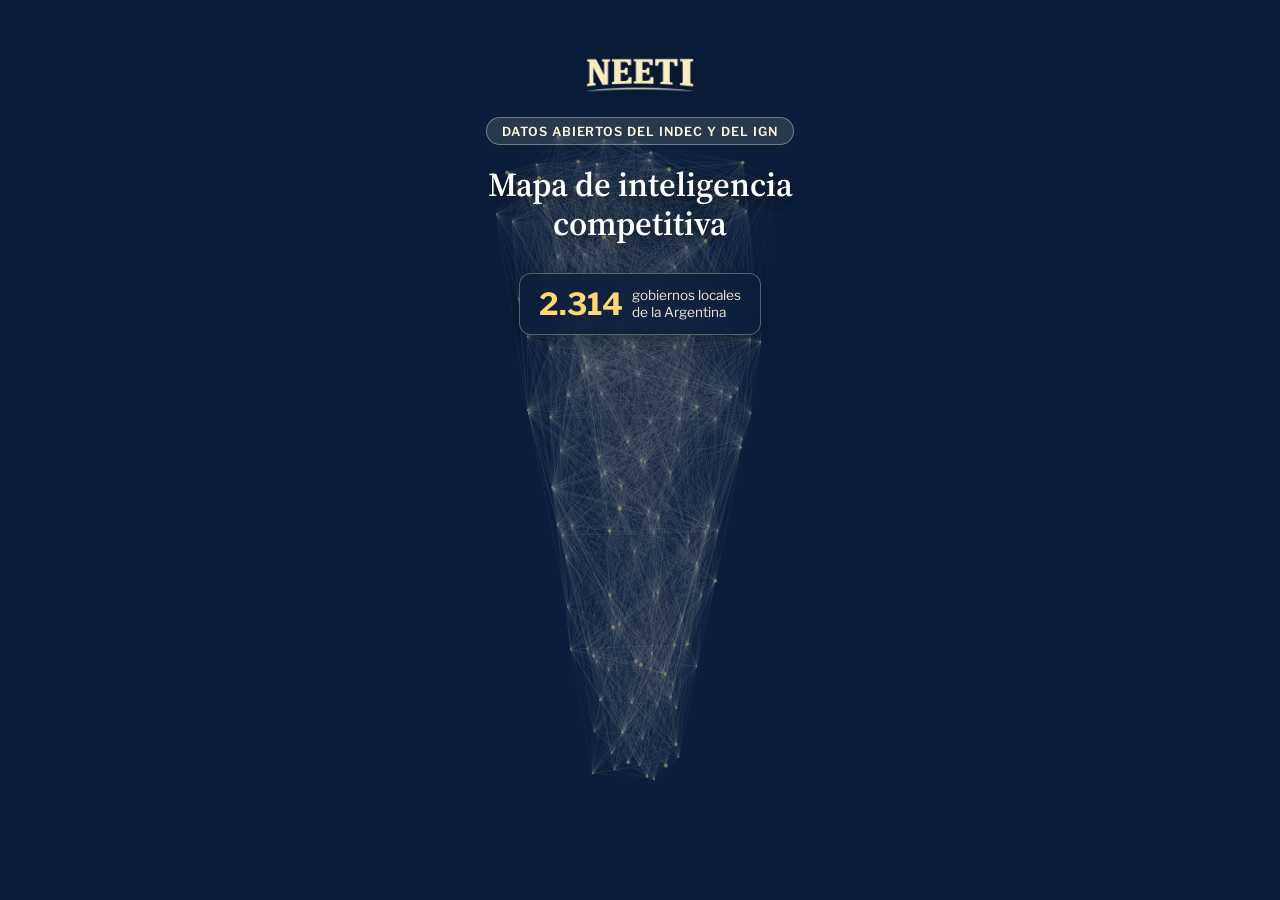
<file: herramientas/video/escenas_web/escena1.html>
<!doctype html>
<html lang="es">
<head>
<meta charset="utf-8">
<meta name="viewport" content="width=device-width, initial-scale=1, viewport-fit=cover">
<title>Escena 1 · Apertura</title>
<link href="https://fonts.googleapis.com/css2?family=Libre+Franklin:wght@400;600;700&family=Source+Serif+4:ital,opsz,wght@0,8..60,600;1,8..60,400&display=swap" rel="stylesheet">
<style>
  * { box-sizing: border-box; margin: 0; padding: 0; }
  body {
    background-color: #0b1d3a;
    color: #fff8dc;
    font-family: 'Libre Franklin', sans-serif;
    width: 100vw;
    height: 100vh;
    overflow: hidden;
    position: relative;
    display: flex;
    flex-direction: column;
    justify-content: space-between;
    align-items: center;
    padding: 3.5rem 1.5rem 4rem 1.5rem;
  }

  /* Fondo de mapa interactivo animado */
  canvas#fondo {
    position: absolute;
    top: 0;
    left: 0;
    width: 100%;
    height: 100%;
    z-index: 1;
    opacity: 0.55;
  }

  .contenido {
    position: relative;
    z-index: 10;
    text-align: center;
    max-width: 350px;
    display: flex;
    flex-direction: column;
    align-items: center;
  }

  .logo-box {
    margin-bottom: 1.2rem;
    animation: fadeInDown 1.2s ease-out forwards;
  }
  .logo-box img {
    height: 38px;
    filter: drop-shadow(0 2px 8px rgba(0,0,0,0.4));
  }

  .badge {
    display: inline-block;
    padding: 0.35rem 0.9rem;
    background: rgba(255, 248, 220, 0.12);
    border: 1px solid rgba(255, 248, 220, 0.35);
    border-radius: 999px;
    font-size: 0.78rem;
    font-weight: 600;
    letter-spacing: 0.08em;
    text-transform: uppercase;
    color: #fff8dc;
    margin-bottom: 1.2rem;
    animation: fadeIn 1.5s ease-out forwards;
  }

  h1 {
    font-family: 'Source Serif 4', Georgia, serif;
    font-size: 2.1rem;
    font-weight: 600;
    line-height: 1.18;
    color: #ffffff;
    margin-bottom: 1rem;
    text-shadow: 0 3px 12px rgba(0,0,0,0.5);
    animation: fadeInUp 1.2s ease-out forwards;
  }

  .cifra-destacada {
    display: flex;
    align-items: center;
    gap: 0.6rem;
    background: rgba(11, 29, 58, 0.85);
    border: 1px solid rgba(255, 248, 220, 0.3);
    padding: 0.75rem 1.2rem;
    border-radius: 12px;
    backdrop-filter: blur(8px);
    box-shadow: 0 4px 20px rgba(0,0,0,0.35);
    margin-top: 0.8rem;
    animation: fadeInUp 1.6s ease-out forwards;
  }

  .numero {
    font-size: 1.9rem;
    font-weight: 700;
    color: #ffd875;
    font-feature-settings: "tnum";
  }

  .etiqueta {
    font-size: 0.85rem;
    line-height: 1.25;
    text-align: left;
    color: #f1ebd6;
  }

  /* Subtítulo grande inferior */
  .subtitulo-contenedor {
    position: relative;
    z-index: 20;
    width: 100%;
    max-width: 370px;
    animation: fadeIn 1.8s ease-out forwards;
  }

  .subtitulo-barra {
    background: rgba(6, 17, 34, 0.94);
    border: 1.5px solid rgba(255, 248, 220, 0.4);
    border-radius: 14px;
    padding: 0.85rem 1rem;
    text-align: center;
    box-shadow: 0 8px 24px rgba(0,0,0,0.6);
  }

  .subtitulo-texto {
    font-size: 1rem;
    font-weight: 600;
    line-height: 1.35;
    color: #fff8dc;
  }

  @keyframes fadeIn {
    from { opacity: 0; }
    to { opacity: 1; }
  }
  @keyframes fadeInUp {
    from { opacity: 0; transform: translateY(20px); }
    to { opacity: 1; transform: translateY(0); }
  }
  @keyframes fadeInDown {
    from { opacity: 0; transform: translateY(-20px); }
    to { opacity: 1; transform: translateY(0); }
  }
</style>
</head>
<body>

<canvas id="fondo"></canvas>

<div class="contenido">
  <div class="logo-box">
    <img src="../../../docs/assets/neeti-logo.png" alt="NEETI">
  </div>
  <div class="badge">Datos abiertos del INDEC y del IGN</div>
  <h1>Mapa de inteligencia competitiva</h1>
  <div class="cifra-destacada">
    <div class="numero">2.314</div>
    <div class="etiqueta">gobiernos locales<br>de la Argentina</div>
  </div>
</div>

<script>
  // Animación de partículas de Argentina y líneas de rutas
  const canvas = document.getElementById('fondo');
  const ctx = canvas.getContext('2d');
  let w, h;

  function resize() {
    w = canvas.width = window.innerWidth * 2;
    h = canvas.height = window.innerHeight * 2;
  }
  resize();
  window.addEventListener('resize', resize);

  // Generar puntos simulando la silueta geográfica de Argentina
  const puntos = [];
  const numPuntos = 160;

  for (let i = 0; i < numPuntos; i++) {
    // Proporciones aproximadas de Argentina
    let latRel = Math.random(); // 0 norte, 1 sur
    let ancho = 0.5 - 0.35 * latRel; // más ancha al norte, más angosta al sur
    let lonRel = 0.5 + (Math.random() - 0.5) * ancho;

    puntos.push({
      x: (0.25 + lonRel * 0.5) * w,
      y: (0.15 + latRel * 0.72) * h,
      r: Math.random() * 2.5 + 1.2,
      pulso: Math.random() * Math.PI * 2,
      v: 0.02 + Math.random() * 0.03
    });
  }

  function frame() {
    ctx.clearRect(0, 0, w, h);

    // Dibujar conexiones (rutas)
    ctx.strokeStyle = "rgba(255, 248, 220, 0.07)";
    ctx.lineWidth = 1.2;
    for (let i = 0; i < puntos.length; i++) {
      for (let j = i + 1; j < puntos.length; j++) {
        const dx = puntos[i].x - puntos[j].x;
        const dy = puntos[i].y - puntos[j].y;
        const dist = Math.sqrt(dx * dx + dy * dy);
        if (dist < w * 0.16) {
          ctx.beginPath();
          ctx.moveTo(puntos[i].x, puntos[i].y);
          ctx.lineTo(puntos[j].x, puntos[j].y);
          ctx.stroke();
        }
      }
    }

    // Dibujar nodos (gobiernos locales)
    for (let p of puntos) {
      p.pulso += p.v;
      let alpha = 0.4 + 0.45 * Math.sin(p.pulso);
      ctx.fillStyle = `rgba(255, 224, 130, ${alpha})`;
      ctx.beginPath();
      ctx.arc(p.x, p.y, p.r * (1 + 0.2 * Math.sin(p.pulso)), 0, Math.PI * 2);
      ctx.fill();
    }

    requestAnimationFrame(frame);
  }
  frame();
</script>
</body>
</html>
</file>
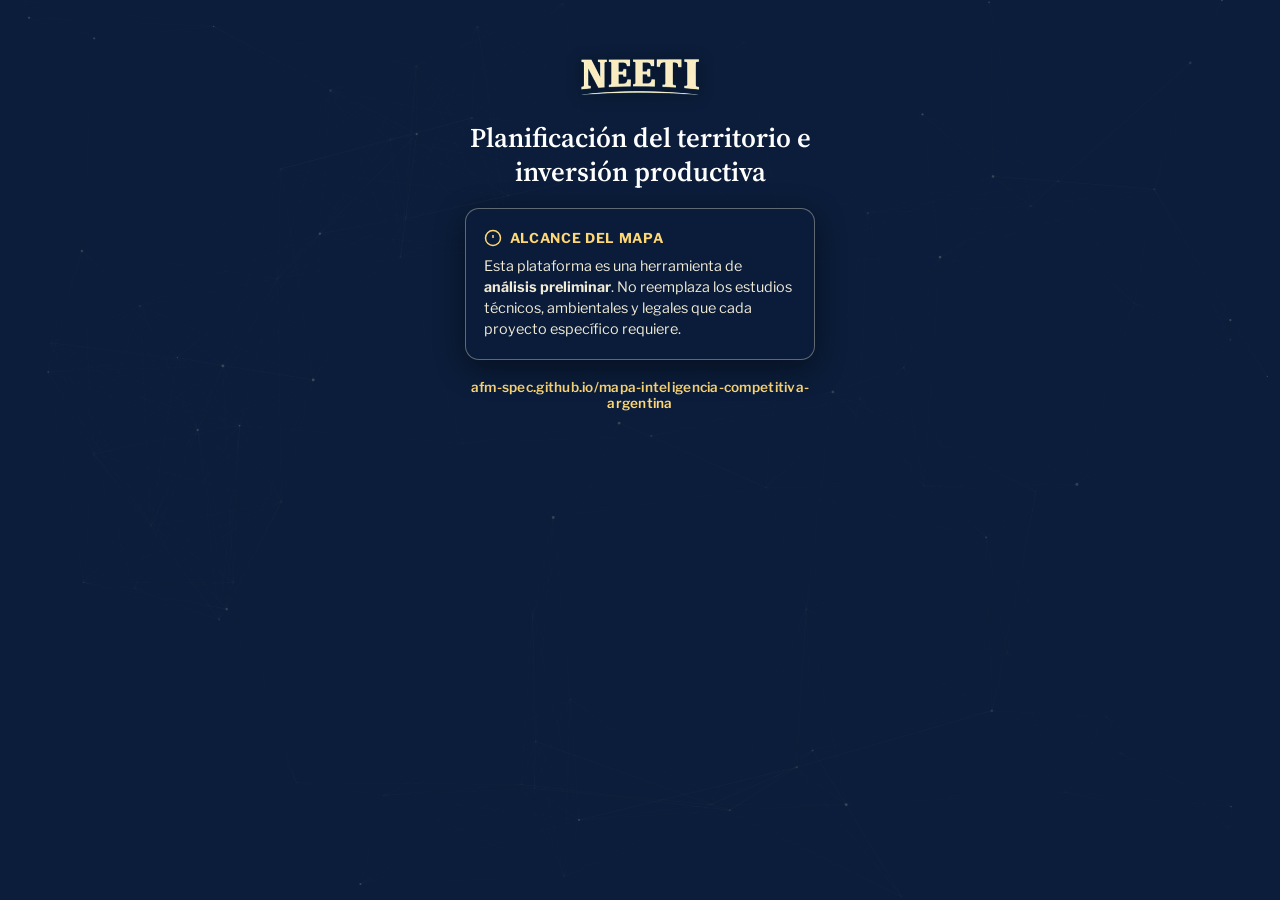
<file: herramientas/video/escenas_web/escena7.html>
<!doctype html>
<html lang="es">
<head>
<meta charset="utf-8">
<meta name="viewport" content="width=device-width, initial-scale=1, viewport-fit=cover">
<title>Escena 7 · Cierre y Alcance</title>
<link href="https://fonts.googleapis.com/css2?family=Libre+Franklin:wght@400;600;700&family=Source+Serif+4:ital,opsz,wght@0,8..60,600;1,8..60,400&display=swap" rel="stylesheet">
<style>
  * { box-sizing: border-box; margin: 0; padding: 0; }
  body {
    background-color: #0b1d3a;
    color: #fff8dc;
    font-family: 'Libre Franklin', sans-serif;
    width: 100vw;
    height: 100vh;
    overflow: hidden;
    position: relative;
    display: flex;
    flex-direction: column;
    justify-content: space-between;
    align-items: center;
    padding: 3.5rem 1.5rem 4rem 1.5rem;
  }

  canvas#fondo {
    position: absolute;
    top: 0;
    left: 0;
    width: 100%;
    height: 100%;
    z-index: 1;
    opacity: 0.35;
  }

  .contenido {
    position: relative;
    z-index: 10;
    text-align: center;
    max-width: 350px;
    display: flex;
    flex-direction: column;
    align-items: center;
  }

  .logo-box {
    margin-bottom: 1.2rem;
    animation: fadeInDown 1s ease-out forwards;
  }
  .logo-box img {
    height: 42px;
    filter: drop-shadow(0 2px 8px rgba(0,0,0,0.4));
  }

  h2 {
    font-family: 'Source Serif 4', Georgia, serif;
    font-size: 1.7rem;
    font-weight: 600;
    line-height: 1.25;
    color: #ffffff;
    margin-bottom: 1.2rem;
    animation: fadeInUp 1.2s ease-out forwards;
  }

  .tarjeta-aviso {
    background: rgba(11, 29, 58, 0.9);
    border: 1.5px solid rgba(255, 248, 220, 0.35);
    border-radius: 14px;
    padding: 1.2rem 1.1rem;
    text-align: left;
    backdrop-filter: blur(10px);
    box-shadow: 0 8px 30px rgba(0,0,0,0.45);
    animation: fadeInUp 1.5s ease-out forwards;
  }

  .tarjeta-aviso .icono-rotulo {
    display: flex;
    align-items: center;
    gap: 0.5rem;
    font-size: 0.85rem;
    font-weight: 700;
    letter-spacing: 0.05em;
    text-transform: uppercase;
    color: #ffd875;
    margin-bottom: 0.6rem;
  }

  .tarjeta-aviso p {
    font-size: 0.9rem;
    line-height: 1.45;
    color: #f1ebd6;
  }

  .url-sitio {
    margin-top: 1.2rem;
    font-size: 0.85rem;
    font-weight: 600;
    color: #ffd875;
    letter-spacing: 0.02em;
    animation: fadeIn 1.8s ease-out forwards;
  }

  /* Subtítulo grande inferior */
  .subtitulo-contenedor {
    position: relative;
    z-index: 20;
    width: 100%;
    max-width: 370px;
    animation: fadeIn 1.8s ease-out forwards;
  }

  .subtitulo-barra {
    background: rgba(6, 17, 34, 0.94);
    border: 1.5px solid rgba(255, 248, 220, 0.4);
    border-radius: 14px;
    padding: 0.85rem 1rem;
    text-align: center;
    box-shadow: 0 8px 24px rgba(0,0,0,0.6);
  }

  .subtitulo-texto {
    font-size: 1rem;
    font-weight: 600;
    line-height: 1.35;
    color: #fff8dc;
  }

  @keyframes fadeIn {
    from { opacity: 0; }
    to { opacity: 1; }
  }
  @keyframes fadeInUp {
    from { opacity: 0; transform: translateY(20px); }
    to { opacity: 1; transform: translateY(0); }
  }
  @keyframes fadeInDown {
    from { opacity: 0; transform: translateY(-20px); }
    to { opacity: 1; transform: translateY(0); }
  }
</style>
</head>
<body>

<canvas id="fondo"></canvas>

<div class="contenido">
  <div class="logo-box">
    <img src="../../../docs/assets/neeti-logo.png" alt="NEETI">
  </div>
  <h2>Planificación del territorio e inversión productiva</h2>
  
  <div class="tarjeta-aviso">
    <div class="icono-rotulo">
      <svg width="18" height="18" viewBox="0 0 24 24" fill="none" stroke="currentColor" stroke-width="2"><circle cx="12" cy="12" r="10"></circle><line x1="12" y1="8" x2="12" y2="12"></line><line x1="12" y1="16" x2="12.01" y2="16"></line></svg>
      Alcance del mapa
    </div>
    <p>Esta plataforma es una herramienta de <strong>análisis preliminar</strong>. No reemplaza los estudios técnicos, ambientales y legales que cada proyecto específico requiere.</p>
  </div>

  <div class="url-sitio">afm-spec.github.io/mapa-inteligencia-competitiva-argentina</div>
</div>

<script>
  const canvas = document.getElementById('fondo');
  const ctx = canvas.getContext('2d');
  let w, h;
  function resize() {
    w = canvas.width = window.innerWidth * 2;
    h = canvas.height = window.innerHeight * 2;
  }
  resize();
  window.addEventListener('resize', resize);

  const puntos = [];
  for (let i = 0; i < 90; i++) {
    puntos.push({
      x: Math.random() * w,
      y: Math.random() * h,
      r: Math.random() * 2 + 1,
      pulso: Math.random() * Math.PI * 2,
      v: 0.015 + Math.random() * 0.02
    });
  }

  function frame() {
    ctx.clearRect(0, 0, w, h);
    ctx.strokeStyle = "rgba(255, 248, 220, 0.05)";
    ctx.lineWidth = 1;
    for (let i = 0; i < puntos.length; i++) {
      for (let j = i + 1; j < puntos.length; j++) {
        const dx = puntos[i].x - puntos[j].x;
        const dy = puntos[i].y - puntos[j].y;
        if (Math.hypot(dx, dy) < w * 0.18) {
          ctx.beginPath();
          ctx.moveTo(puntos[i].x, puntos[i].y);
          ctx.lineTo(puntos[j].x, puntos[j].y);
          ctx.stroke();
        }
      }
    }
    for (let p of puntos) {
      p.pulso += p.v;
      let alpha = 0.2 + 0.35 * Math.sin(p.pulso);
      ctx.fillStyle = `rgba(255, 248, 220, ${alpha})`;
      ctx.beginPath();
      ctx.arc(p.x, p.y, p.r, 0, Math.PI * 2);
      ctx.fill();
    }
    requestAnimationFrame(frame);
  }
  frame();
</script>
</body>
</html>
</file>
<file: docs/estilo.css>
/* ===========================================================================
   Mapa de inteligencia competitiva · Argentina — identidad NEETI
   Mobile first: lo de abajo es para celular (390 px); luego tablet y escritorio.
   =========================================================================== */
:root {
  color-scheme: light;
  --navy: #0b1d3a;
  --navy-alto: #122b54;
  --crema: #fff8dc;
  --papel: #fbfaf6;
  --papel-hondo: #f1eee4;
  --hoja: #fffefb;
  --tinta: #0b1d3a;
  --tinta-media: #46567a;
  --tinta-tenue: #57657f;
  --linea: rgba(11, 29, 58, 0.14);
  --linea-firme: rgba(11, 29, 58, 0.3);
  --linea-tenue: rgba(11, 29, 58, 0.07);
  --realce: rgba(11, 29, 58, 0.04);
  --realce-fuerte: rgba(11, 29, 58, 0.07);
  --alta: #9b2c22;
  --media: #8a5b12;
  --baja: #3a5f8a;
  --serif: "Source Serif 4", "Iowan Old Style", Georgia, serif;
  --sans: "Libre Franklin", "Helvetica Neue", Helvetica, Arial, sans-serif;
  --t-xs: 0.75rem;
  --t-sm: 0.8125rem;
  --t-ui: 0.875rem;
  --t-base: 0.9375rem;
  --t-doc: 1rem;
  --t-md: 1.125rem;
  --t-lg: 1.375rem;
  --t-xl: 1.75rem;
  --space-xs: 4px;
  --space-sm: 8px;
  --space-md: 12px;
  --space-lg: 20px;
  --space-xl: 28px;
  --radio: 2px;
  --barra-alto: 2.75rem;
  --transicion: 160ms cubic-bezier(0.22, 0.61, 0.36, 1);
}

* { box-sizing: border-box; }
html { -webkit-text-size-adjust: 100%; font-size: 100%; }
body {
  margin: 0;
  background: var(--papel);
  color: var(--tinta);
  font-family: var(--sans);
  font-size: var(--t-base);
  line-height: 1.6;
  -webkit-font-smoothing: antialiased;
  text-rendering: optimizeLegibility;
  padding-bottom: env(safe-area-inset-bottom);
}
::selection { background: #f4e3b0; color: var(--navy); }
:focus-visible { outline: 2px solid var(--navy); outline-offset: 2px; border-radius: 1px; }
button, select, input { font: inherit; color: inherit; }
button { cursor: pointer; }
a { color: var(--navy); text-decoration-thickness: 1px; text-underline-offset: 0.18em; }
h1, h2, h3, h4 { margin: 0; }
.saltar { position: absolute; left: -999px; top: 0; background: var(--navy); color: var(--crema); padding: 10px 14px; z-index: 2000; }
.saltar:focus { left: 0; }

.titulo { font-family: var(--serif); font-size: clamp(1.625rem, 6.6vw, 2.625rem); font-weight: 400; line-height: 1.08; letter-spacing: -0.018em; text-wrap: balance; }
.rotulo { font-size: var(--t-xs); font-weight: 600; letter-spacing: 0.1em; text-transform: uppercase; color: var(--tinta-tenue); }

/* ---------- cabecera institucional (la única franja de color de arriba) ---------- */
.masthead { display: flex; align-items: center; gap: var(--space-md); min-height: var(--barra-alto); padding: 0 16px; padding-top: env(safe-area-inset-top); background: var(--navy); }
.masthead-logo { height: 18px; width: auto; display: block; flex: none; }
.masthead-titulo { padding-left: var(--space-md); border-left: 1px solid rgba(255, 248, 220, 0.24); font-size: 0.6875rem; line-height: 1.2; letter-spacing: 0.12em; text-transform: uppercase; color: rgba(255, 248, 220, 0.82); }
.masthead-nota { display: none; margin-left: auto; font-size: var(--t-xs); white-space: nowrap; color: rgba(255, 248, 220, 0.55); }

/* ---------- botones ---------- */
.boton { display: inline-flex; align-items: center; justify-content: center; gap: var(--space-sm); min-height: 44px; padding: 8px 14px; background: var(--hoja); border: 1px solid var(--linea-firme); border-radius: var(--radio); font-weight: 500; color: var(--tinta); text-decoration: none; transition: background var(--transicion), border-color var(--transicion); }
.boton:hover { border-color: var(--tinta-media); }
.boton[aria-pressed="true"], .boton-principal { background: var(--navy); border-color: var(--navy); color: var(--crema); }
.boton-principal:hover { background: var(--navy-alto); }
.boton.chico { min-height: 36px; padding: 4px 10px; font-size: var(--t-sm); white-space: nowrap; flex: none; }
.enlace { border: 0; background: none; color: var(--navy); text-decoration: underline; text-underline-offset: 0.18em; padding: 10px 2px; min-height: 44px; font-weight: 500; }

/* ---------- herramientas: accesibilidad + búsqueda ---------- */
.herramientas { padding: 10px 16px; border-bottom: 1px solid var(--linea); display: flex; flex-direction: column; gap: 8px; }
.acc { display: flex; align-items: center; gap: 6px; overflow-x: auto; scrollbar-width: none; padding-bottom: 2px; }
.acc::-webkit-scrollbar { display: none; }
.acc .rotulo { flex: none; margin-right: 4px; }
.buscador { position: relative; }
.buscador input { width: 100%; min-height: 44px; padding: 0 12px; border: 1px solid var(--linea-firme); border-radius: var(--radio); background: var(--hoja); }
.sugerencias { position: absolute; left: 0; right: 0; top: 48px; z-index: 1500; margin: 0; padding: 4px; list-style: none; background: var(--hoja); border: 1px solid var(--linea-firme); border-radius: var(--radio); max-height: 50vh; overflow-y: auto; }
.sugerencias li button { width: 100%; text-align: left; border: 0; background: none; padding: 10px; min-height: 44px; border-radius: var(--radio); }
.sugerencias li button:hover, .sugerencias li button:focus-visible { background: var(--realce-fuerte); }
.sugerencias small { display: block; color: var(--tinta-tenue); }

/* ---------- menú ---------- */
.menu { display: flex; gap: 4px; overflow-x: auto; padding: 0 12px; border-bottom: 1px solid var(--linea); scrollbar-width: none; }
.menu::-webkit-scrollbar { display: none; }
.menu a { flex: none; padding: 12px 8px; min-height: 44px; font-size: var(--t-ui); font-weight: 500; text-decoration: none; color: var(--tinta-media); border-bottom: 2px solid transparent; }
.menu a:hover { color: var(--navy); border-bottom-color: var(--linea-firme); }
.menu a[hidden] { display: none; }

/* ---------- portada y «sobre el mapa» ---------- */
.portada { padding: 24px 16px 8px; max-width: 1200px; margin: 0 auto; }
.migas { margin: 0 0 8px; font-size: var(--t-sm); color: var(--tinta-tenue); }
.sobre { max-width: 1200px; margin: 0 auto; padding: 8px 16px 28px; display: grid; gap: 24px; }
.sobre-texto p { font-family: var(--serif); font-size: var(--t-doc); line-height: 1.6; max-width: 62ch; margin: 12px 0 0; }
.sobre-texto .rotulo { display: block; }
.sobre-texto .boton { margin-top: 4px; font-family: var(--sans); }
.pasos { margin: 0; padding: 0; list-style: none; counter-reset: paso; border-top: 1px solid var(--linea); }
.pasos li { counter-increment: paso; position: relative; padding: 14px 0 14px 2.5rem; border-bottom: 1px solid var(--linea); font-size: var(--t-ui); color: var(--tinta-media); }
.pasos li::before { content: counter(paso); position: absolute; left: 0; top: 12px; font-family: var(--serif); font-size: var(--t-xl); line-height: 1; color: var(--tinta); }
.pasos b { color: var(--tinta); font-weight: 600; }

/* ---------- sección del mapa ---------- */
.mapa-seccion { max-width: 1280px; margin: 0 auto; padding: 8px 0 24px; }
.seccion-rotulo { display: block; padding: 0 16px 8px; }

.pestanas { display: flex; gap: 2px; overflow-x: auto; padding: 0 12px; border-bottom: 1px solid var(--linea); background: var(--papel); position: sticky; top: 0; z-index: 900; scrollbar-width: none; -webkit-overflow-scrolling: touch; }
.pestanas::-webkit-scrollbar { display: none; }
.pestanas button { flex: none; border: 0; background: none; min-height: 44px; padding: 10px 10px; font-size: var(--t-sm); font-weight: 600; letter-spacing: 0.04em; text-transform: uppercase; color: var(--tinta-tenue); border-bottom: 3px solid transparent; white-space: nowrap; }
.pestanas button:hover { color: var(--navy); }
.pestanas button[aria-selected="true"] { color: var(--navy); border-bottom-color: var(--navy); }

/* ---------- filtros ---------- */
.filtros { padding: 12px 16px 0; }
#btnFiltros .cont { display: inline-block; min-width: 20px; padding: 0 6px; margin-left: 4px; background: var(--navy); color: var(--crema); font-size: var(--t-xs); text-align: center; line-height: 20px; border-radius: var(--radio); }
#btnFiltros .cont[hidden] { display: none; }
.filtros-cuerpo { display: none; margin-top: 8px; padding: 12px; background: var(--hoja); border: 1px solid var(--linea); border-radius: var(--radio); grid-template-columns: 1fr 1fr; gap: 10px; }
.filtros-cuerpo.abierto { display: grid; }
.filtros-cuerpo label { display: flex; flex-direction: column; gap: 4px; font-size: var(--t-xs); font-weight: 600; letter-spacing: 0.06em; text-transform: uppercase; color: var(--tinta-tenue); min-width: 0; }
.filtros-cuerpo select { min-height: 44px; padding: 0 8px; border: 1px solid var(--linea-firme); border-radius: var(--radio); background: var(--papel); font-weight: 400; font-size: var(--t-base); letter-spacing: 0; text-transform: none; color: var(--tinta); width: 100%; min-width: 0; }
.mas-filtros:not([hidden]) { display: contents; }
.mas-filtros[hidden] { display: none; }
.filtros-acciones { grid-column: 1 / -1; display: flex; justify-content: space-between; gap: 12px; }

/* ---------- indicadores: líneas finas, cifras en serif ---------- */
.kpis { display: grid; grid-template-columns: 1fr 1fr; gap: 0; margin: 12px 16px; border-top: 1px solid var(--linea-firme); border-left: 1px solid var(--linea); }
.kpi { padding: 10px 12px; border-right: 1px solid var(--linea); border-bottom: 1px solid var(--linea); background: var(--hoja); min-width: 0; }
.kpi small { display: block; font-size: 0.6875rem; font-weight: 600; letter-spacing: 0.08em; text-transform: uppercase; color: var(--tinta-tenue); }
.kpi strong { display: block; margin-top: 2px; font-family: var(--serif); font-weight: 400; font-size: 1.625rem; line-height: 1.15; letter-spacing: -0.01em; font-variant-numeric: tabular-nums; overflow-wrap: anywhere; }
.kpi strong.largo { font-size: 1.125rem; }
.kpi span { display: block; font-size: var(--t-xs); color: var(--tinta-media); margin-top: 2px; }

/* ---------- paneles ---------- */
.panel { margin: 0 16px 16px; background: var(--hoja); border: 1px solid var(--linea); border-radius: var(--radio); overflow: hidden; }
.panel-titulo { display: flex; justify-content: space-between; align-items: center; gap: 8px; padding: 12px 14px 4px; }
.panel-titulo h3 { font-family: var(--serif); font-weight: 400; font-size: var(--t-md); line-height: 1.25; letter-spacing: -0.005em; }
.panel-titulo select { max-width: 100%; min-height: 36px; margin-top: 4px; padding: 0 6px; border: 1px solid var(--linea-firme); border-radius: var(--radio); background: var(--papel); font-family: var(--sans); font-size: var(--t-ui); }
.nota { margin: 0; padding: 8px 14px 12px; color: var(--tinta-media); font-size: var(--t-sm); }

/* Aviso visible de cobertura, situado después del mapa para conservarlo a la vista en celular. */
.aviso-datos { margin: 0 16px 16px; padding: 12px 14px 12px 16px; background: #fff8dc; border: 1px solid var(--media); border-left: 5px solid var(--alta); color: var(--tinta); }
.aviso-datos[hidden] { display: none; }
.aviso-datos h3 { margin: 0 0 6px; font-family: var(--sans); font-size: var(--t-base); font-weight: 600; line-height: 1.35; }
.aviso-datos ul { margin: 0; padding-left: 1.15rem; font-size: var(--t-sm); line-height: 1.5; }
.aviso-datos li + li { margin-top: 4px; }

.capas { display: flex; gap: 6px; overflow-x: auto; padding: 8px 14px; scrollbar-width: none; }
.capas[hidden] { display: none; }
.capas::-webkit-scrollbar { display: none; }
.capas label { flex: none; display: inline-flex; align-items: center; gap: 6px; min-height: 36px; padding: 0 12px; border: 1px solid var(--linea-firme); border-radius: var(--radio); font-size: var(--t-sm); background: var(--hoja); cursor: pointer; white-space: nowrap; }
.capas label:has(input:checked) { background: var(--navy); border-color: var(--navy); color: var(--crema); }
.capas input { accent-color: var(--crema); margin: 0; }
.capas i { width: 10px; height: 10px; border-radius: 50%; display: inline-block; border: 1px solid var(--crema); }

.mapa-caja { position: relative; background: #e4e7ee; }
#mapa { height: 62vh; min-height: 340px; background: #e4e7ee; }
.mapa-caja:fullscreen, .mapa-caja.pantalla-completa { position: fixed; inset: 0; z-index: 3000; background: var(--papel); }
.mapa-caja:fullscreen #mapa, .mapa-caja.pantalla-completa #mapa { height: 100%; }
/* mapa base apagado para que las capas se lean sobre papel */
#mapa .leaflet-tile-pane { filter: grayscale(0.9) contrast(0.92) brightness(1.04); opacity: 0.85; }
.leyenda { position: absolute; left: 8px; bottom: 8px; z-index: 450; max-width: 72%; background: rgba(255, 254, 251, 0.94); border: 1px solid var(--linea-firme); border-radius: var(--radio); padding: 6px 8px; font-size: 0.6875rem; line-height: 1.5; pointer-events: none; }
.leyenda:empty { display: none; }
.leyenda i { display: inline-block; width: 10px; height: 10px; border-radius: 50%; margin-right: 5px; vertical-align: -1px; border: 1px solid rgba(11,29,58,.3); }

/* controles propios del mapa (inicio y pantalla completa) */
.leaflet-bar a, .leaflet-bar a:hover { border-radius: 0; color: var(--navy); }
.leaflet-touch .leaflet-bar a { width: 40px; height: 40px; line-height: 40px; }
.ctl-mapa { font-size: 15px; font-weight: 600; text-decoration: none; display: flex !important; align-items: center; justify-content: center; }
.leaflet-container { font-family: var(--sans); }
.leaflet-container a { color: var(--navy); }

/* ---------- ranking y barras ---------- */
.ranking, .barras { list-style: none; margin: 0; padding: 4px 6px 6px; }
.ranking li button { width: 100%; display: grid; grid-template-columns: 24px 1fr auto; gap: 8px; align-items: center; text-align: left; border: 0; background: none; padding: 8px; min-height: 48px; border-radius: var(--radio); border-bottom: 1px solid var(--linea-tenue); }
.ranking li button:hover { background: var(--realce); }
.ranking .pos { color: var(--tinta-tenue); font-size: var(--t-xs); text-align: right; font-variant-numeric: tabular-nums; }
.ranking .nom { font-weight: 600; overflow: hidden; text-overflow: ellipsis; }
.ranking .nom small { display: block; font-weight: 400; color: var(--tinta-media); }
.ranking .val { font-variant-numeric: tabular-nums; font-weight: 600; }
.ver-mas { display: flex; width: calc(100% - 24px); margin: 4px 12px 12px; }
.ver-mas[hidden] { display: none; }
.barras li button { width: 100%; display: block; border: 0; background: none; padding: 6px 8px; text-align: left; min-height: 44px; border-radius: var(--radio); }
.barras li button:hover { background: var(--realce); }
.barras .fila, .mini .fila { display: flex; justify-content: space-between; gap: 8px; font-size: var(--t-sm); }
.barras .fila span:last-child, .mini .fila span:last-child { font-variant-numeric: tabular-nums; font-weight: 600; white-space: nowrap; }
.barras .riel, .mini .riel { height: 6px; margin-top: 4px; background: var(--linea-tenue); overflow: hidden; }
.barras .riel b, .mini .riel b { display: block; height: 100%; background: var(--navy); }
.mini { margin: 0 0 8px; }
.comentarios { margin: 0 16px 16px; }
.comentarios[hidden] { display: none; }

/* ---------- estudios y contacto ---------- */
.estudios, .contacto { max-width: 1200px; margin: 0 auto; padding: 20px 16px 8px; }
.estudios .bajada { margin: 8px 0 12px; color: var(--tinta-media); }
.lista-estudios { list-style: none; margin: 0; padding: 0; border-top: 1px solid var(--linea-firme); }
.lista-estudios li { padding: 14px 0; border-bottom: 1px solid var(--linea); }
.lista-estudios h3 { font-family: var(--serif); font-weight: 400; font-size: var(--t-md); line-height: 1.25; }
.lista-estudios p { margin: 4px 0 6px; color: var(--tinta-media); font-size: var(--t-ui); max-width: 62ch; }
.contacto[hidden] { display: none; }
.contacto dl { margin: 12px 0 0; display: grid; gap: 4px; }
.contacto dt { font-size: var(--t-xs); font-weight: 600; letter-spacing: 0.08em; text-transform: uppercase; color: var(--tinta-tenue); margin-top: 8px; }
.contacto dd { margin: 0; }

/* ---------- pie ---------- */
.pie { display: flex; align-items: flex-start; gap: var(--space-md); margin-top: 24px; padding: 14px 16px; background: var(--navy); color: rgba(255, 248, 220, 0.8); font-size: var(--t-sm); line-height: 1.4; }
.pie-logo { display: none; flex: none; height: 13px; width: auto; opacity: 0.85; margin-top: 3px; }
.pie-texto p { margin: 0 0 6px; max-width: 90ch; }
.pie a { color: var(--crema); }

/* ---------- ficha ---------- */
.ficha { width: 100%; max-width: 100%; margin: auto 0 0; padding: 0; border: 0; background: var(--hoja); color: var(--tinta); border-top: 3px solid var(--navy); border-radius: 0; max-height: 86vh; overflow-y: auto; }
.ficha::backdrop { background: rgba(11, 29, 58, 0.5); }
.ficha .cerrar { position: sticky; top: 8px; float: right; margin: 8px 8px 0 0; width: 44px; height: 44px; border: 1px solid var(--linea-firme); border-radius: var(--radio); background: var(--hoja); font-size: 26px; line-height: 1; }
.ficha-cuerpo { padding: 16px 16px 24px; }
.ficha h3 { margin: 0 52px 2px 0; font-family: var(--serif); font-weight: 400; font-size: var(--t-xl); line-height: 1.1; letter-spacing: -0.012em; }
.ficha .sub { margin: 4px 0 12px; color: var(--tinta-media); font-size: var(--t-sm); }
.ficha dl { display: grid; grid-template-columns: 1fr 1fr; gap: 0; margin: 0 0 14px; border-top: 1px solid var(--linea); border-left: 1px solid var(--linea); }
.ficha dl div { padding: 8px 10px; min-width: 0; border-right: 1px solid var(--linea); border-bottom: 1px solid var(--linea); }
.ficha dt { font-size: 0.6875rem; font-weight: 600; letter-spacing: 0.07em; text-transform: uppercase; color: var(--tinta-tenue); }
.ficha dd { margin: 2px 0 0; font-weight: 600; font-variant-numeric: tabular-nums; overflow-wrap: anywhere; }
.ficha dd small { font-weight: 400; color: var(--tinta-media); }
.ficha h4 { margin: 16px 0 6px; font-size: var(--t-xs); font-weight: 600; text-transform: uppercase; letter-spacing: 0.1em; color: var(--tinta-tenue); }

/* ---------- popup del mapa ---------- */
.leaflet-popup-content-wrapper { border-radius: var(--radio); box-shadow: 0 1px 4px rgba(11, 29, 58, 0.25); }
.leaflet-popup-content { margin: 10px 12px; font: 13px/1.4 var(--sans); color: var(--tinta); }
.pop b { display: block; font-family: var(--serif); font-weight: 600; font-size: 15px; }
.pop small { color: var(--tinta-media); }
.pop button { margin-top: 6px; min-height: 36px; padding: 0 12px; border: 1px solid var(--navy); border-radius: var(--radio); background: var(--navy); color: var(--crema); font-weight: 500; }

/* ---------- gráficos y tablas ---------- */
.widget .nota { padding-top: 4px; }
.barras .fila-barra { padding: 5px 8px; }
.barras .fila-barra .fila span:first-child { overflow-wrap: anywhere; }
.tabla-caja { overflow-x: auto; margin: 4px 14px 0; border: 1px solid var(--linea); max-height: 520px; overflow-y: auto; }
.tabla { width: 100%; border-collapse: collapse; font-size: var(--t-sm); min-width: 520px; }
.tabla th, .tabla td { padding: 6px 10px; border-bottom: 1px solid var(--linea-tenue); text-align: left; vertical-align: top; }
.tabla thead th { position: sticky; top: 0; background: var(--papel-hondo); border-bottom: 1px solid var(--linea-firme); z-index: 1; font-weight: 600; }
.tabla th button { border: 0; background: none; font: inherit; font-weight: 600; text-align: inherit; padding: 4px 0; min-height: 32px; cursor: pointer; white-space: normal; }
.tabla .num { text-align: right; font-variant-numeric: tabular-nums; }
.tabla .pos { width: 2.2rem; color: var(--tinta-tenue); background: var(--realce); text-align: right; font-variant-numeric: tabular-nums; }
.tabla tbody tr:hover td { background: var(--realce); }
.tabla-pie { display: flex; justify-content: space-between; align-items: center; margin: 0; padding: 4px 14px 10px; font-size: var(--t-sm); color: var(--tinta-media); }
.mapa-mundo { height: 320px; margin: 4px 14px 0; border: 1px solid var(--linea); background: #e4e7ee; }
.mapa-mundo .leaflet-tile-pane { filter: grayscale(0.9) contrast(0.92) brightness(1.04); opacity: 0.85; }

/* ---------- panel de capas y búsqueda dentro del mapa ---------- */
.ctl-capas { position: relative; }
.ctl-boton { display: inline-flex; align-items: center; gap: 6px; min-height: 40px; padding: 0 12px; background: var(--hoja); border: 1px solid var(--linea-firme); border-radius: var(--radio); color: var(--navy); font-weight: 600; font-size: var(--t-sm); }
.panel-capas { position: absolute; right: 0; top: 44px; width: min(280px, 78vw); max-height: 60vh; overflow-y: auto; background: var(--hoja); border: 1px solid var(--linea-firme); border-radius: var(--radio); padding: 10px 12px; }
.panel-capas[hidden] { display: none; }
.panel-capas label, .panel-capas .leg { display: flex; align-items: center; gap: 8px; min-height: 32px; font-size: var(--t-sm); }
.panel-capas i { width: 10px; height: 10px; border-radius: 50%; border: 1px solid rgba(11,29,58,.3); flex: none; display: inline-block; }
.panel-capas .rotulo { margin: 8px 0 2px; }
.panel-capas .rotulo:first-child { margin-top: 0; }
.panel-acciones { display: grid; margin-top: 8px; border-top: 1px solid var(--linea); padding-top: 4px; }
.panel-acciones .enlace { text-align: left; min-height: 36px; font-size: var(--t-sm); padding: 6px 0; }
.leyenda { display: none; }
.cluster-neeti { width: 34px; height: 34px; border-radius: 50%; background: rgba(155, 44, 34, 0.85); border: 2px solid var(--hoja); color: var(--crema); font-weight: 600; font-size: 12px; display: flex; align-items: center; justify-content: center; }
.kpi { position: relative; }
.kpi .info { position: absolute; right: 8px; top: 8px; width: 16px; height: 16px; border: 1px solid var(--linea-firme); border-radius: 50%; font: italic 600 10px/14px var(--serif); text-align: center; color: var(--tinta-media); }

/* ---------- formulario de comentarios ---------- */
.formulario { padding: 8px 16px 20px; display: grid; gap: 14px; max-width: 640px; }
.formulario label, .formulario legend { display: grid; gap: 4px; font-size: var(--t-sm); font-weight: 600; color: var(--tinta); }
.formulario legend { padding: 0; margin-bottom: 4px; }
.formulario fieldset { border: 0; padding: 0; margin: 0; display: grid; gap: 4px; }
.formulario input:not([type="checkbox"]), .formulario textarea { width: 100%; min-height: 44px; padding: 8px 10px; border: 1px solid var(--linea-firme); border-radius: var(--radio); background: var(--papel); font-weight: 400; font-size: var(--t-base); }
.formulario .par { display: grid; gap: 10px; }
.formulario .opcion { display: flex; align-items: center; gap: 10px; min-height: 40px; font-weight: 400; }
.formulario .opcion input { width: 20px; height: 20px; accent-color: var(--navy); }
.estado-form { margin: 0; font-size: var(--t-sm); color: var(--tinta-media); min-height: 1.2em; }
.formulario .boton { justify-self: start; }

/* ---------- accesibilidad ---------- */
html.gris { filter: grayscale(1); }
html.subrayar a { text-decoration: underline !important; }
html.contraste { --papel: #ffffff; --hoja: #ffffff; --papel-hondo: #ffffff; --tinta: #000000; --tinta-media: #000000; --tinta-tenue: #1a1a1a; --navy: #000000; --navy-alto: #1a1a1a; --linea: #000000; --linea-firme: #000000; --linea-tenue: #666666; }
html.contraste .masthead, html.contraste .pie { background: #000; }
html.contraste .leaflet-popup-content-wrapper { border: 1px solid #000; }

/* ---------- preguntas frecuentes ---------- */
.faq { max-width: 860px; margin: 0 auto; padding: 8px 16px 24px; }
.faq details { border-bottom: 1px solid var(--linea); }
.faq details:first-of-type { border-top: 1px solid var(--linea-firme); }
.faq summary { list-style: none; cursor: pointer; padding: 14px 28px 14px 0; position: relative; font-family: var(--serif); font-size: var(--t-md); line-height: 1.3; min-height: 44px; }
.faq summary::-webkit-details-marker { display: none; }
.faq summary::after { content: "+"; position: absolute; right: 4px; top: 10px; font-family: var(--sans); font-size: 1.5rem; line-height: 1; color: var(--tinta-media); }
.faq details[open] summary::after { content: "−"; }
.faq .respuesta { padding: 0 0 16px; font-family: var(--serif); font-size: var(--t-doc); max-width: 66ch; }
.faq .respuesta p { margin: 0 0 10px; }
.faq .respuesta ul { margin: 0 0 10px; padding-left: 1.2rem; }

@media (prefers-reduced-motion: reduce) { * { transition: none !important; animation: none !important; scroll-behavior: auto !important; } }

/* ---------- tablet ---------- */
@media (min-width: 768px) {
  .masthead { padding: 0 32px; }
  .masthead-nota { display: block; }
  .pie { padding: 14px 32px; }
  .pie-logo { display: block; }
  .herramientas { flex-direction: row; justify-content: space-between; align-items: center; padding: 10px 32px; gap: 20px; }
  .acc { flex-wrap: wrap; overflow: visible; }
  .buscador { width: 320px; flex: none; }
  .menu { padding: 0 28px; }
  .portada { padding: 32px 32px 8px; }
  .sobre { padding: 8px 32px 32px; grid-template-columns: 1.2fr 1fr; gap: 40px; align-items: start; }
  .seccion-rotulo { padding: 0 32px 8px; }
  .pestanas { padding: 0 18px; }
  .pestanas button { padding: 10px 14px; }
  .filtros { padding: 12px 32px 0; }
  #btnFiltros { display: none; }
  .filtros-cuerpo { display: grid; grid-template-columns: repeat(3, 1fr); margin-top: 0; }
  .kpis { grid-template-columns: repeat(3, 1fr); margin: 12px 32px; }
  .panel { margin: 0 32px 16px; }
  .aviso-datos { margin: 0 32px 16px; }
  #mapa { height: 68vh; min-height: 480px; }
  .estudios, .contacto { padding: 24px 32px 8px; }
  .lista-estudios { display: grid; grid-template-columns: repeat(3, 1fr); gap: 0 24px; border-top: 0; }
  .lista-estudios li { border-top: 1px solid var(--linea-firme); }
  .comentarios { margin: 0 32px 16px; }
  .ficha { max-width: 560px; margin: auto; border: 1px solid var(--linea-firme); border-top: 3px solid var(--navy); max-height: 90vh; }
  .faq { padding: 16px 32px 32px; }
  .formulario .par { grid-template-columns: 1fr 1fr; }
  .mapa-mundo { height: 420px; }
}

/* ---------- escritorio ---------- */
@media (min-width: 1100px) {
  .filtros-cuerpo { grid-template-columns: repeat(5, 1fr); }
  .kpis { grid-template-columns: repeat(6, 1fr); }
  #mapa { height: 72vh; min-height: 560px; }
}

/* fuentes de cada pantalla */
.fuentes-pantalla ul { margin: 0; padding: 4px 14px 4px 32px; display: grid; gap: 8px; font-size: var(--t-sm); line-height: 1.4; }
.fuentes-pantalla a { color: var(--navy); text-decoration: underline; text-underline-offset: 2px; overflow-wrap: anywhere; }
.fuentes-pantalla a:hover { color: var(--alta); }

/* video guía «Sobre el mapa»: vertical, primero celular */
.video-guia { margin: 16px 0 0; }
.video-guia video { display: block; width: 100%; max-width: 360px; height: auto; margin: 0 auto; border-radius: var(--radio); background: var(--navy); aspect-ratio: 390 / 844; }
.video-guia figcaption { margin-top: 6px; text-align: center; color: var(--tinta-media); font-size: var(--t-sm); }
@media (min-width: 900px) { .video-guia video { max-height: 70vh; width: auto; } }

/* Campo trampa del formulario: invisible para personas y disponible para filtros anti-spam. */
.campo-trampa { position: absolute !important; width: 1px !important; height: 1px !important; padding: 0 !important; margin: -1px !important; overflow: hidden !important; clip: rect(0, 0, 0, 0) !important; white-space: nowrap !important; border: 0 !important; }
</file>
